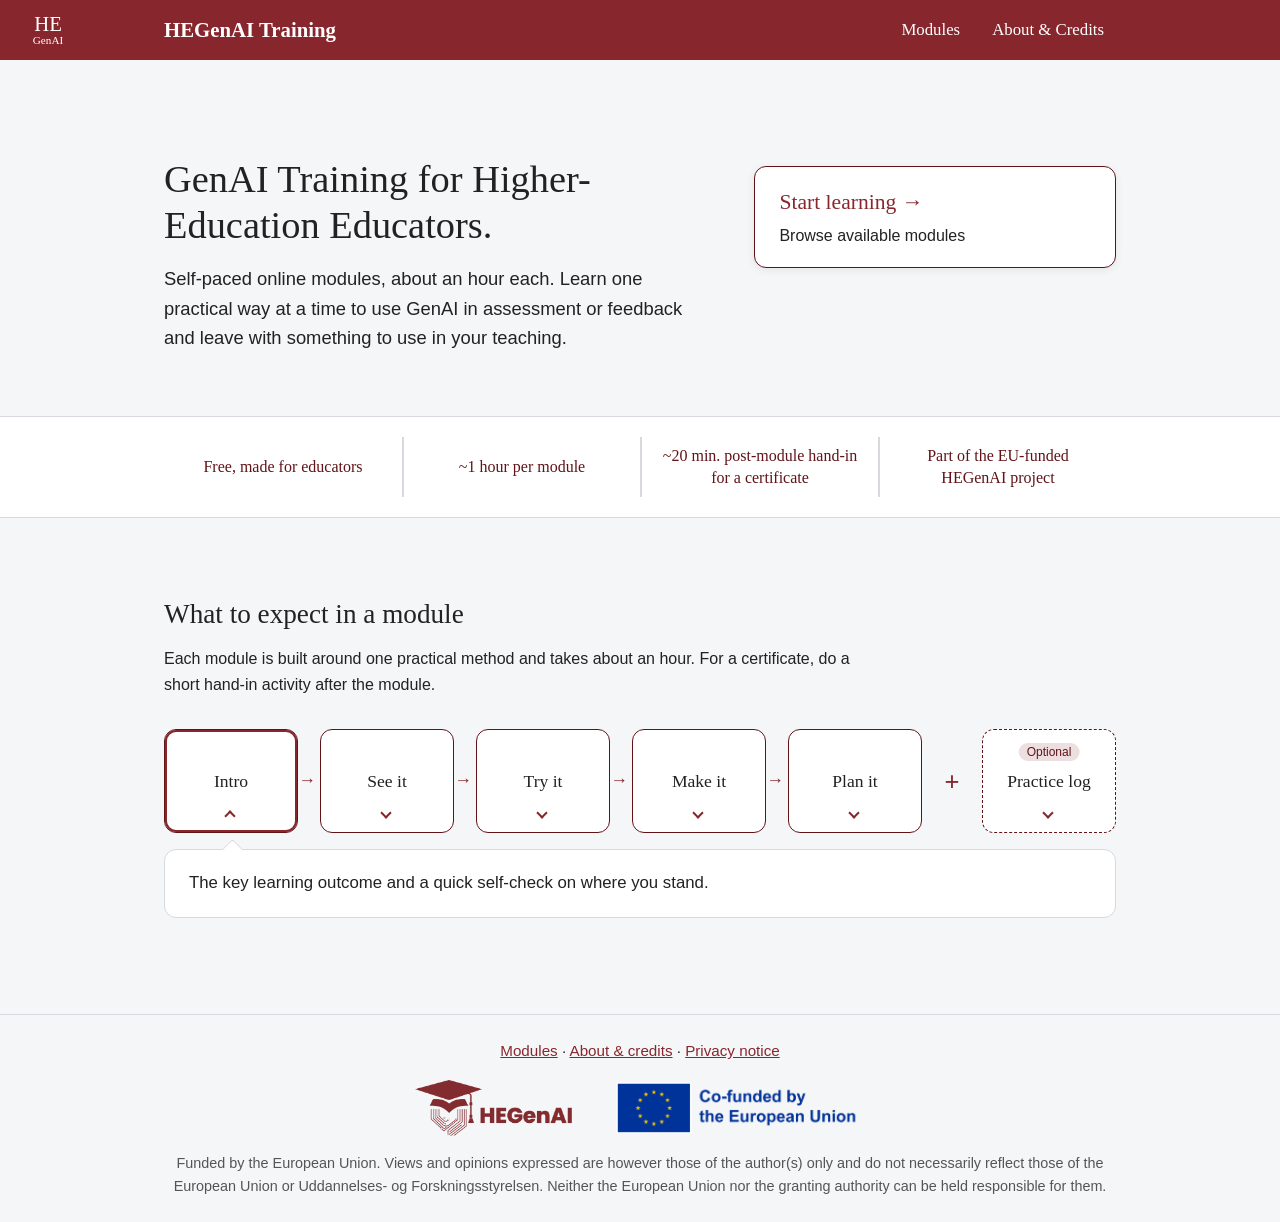
<file: index.html>
<!DOCTYPE html>
<html lang="en-GB">
<head>
    <meta charset="UTF-8">
    <meta name="viewport" content="width=device-width, initial-scale=1.0">

    <title>HEGenAI Training: GenAI in Higher Education Assessment &amp; Feedback</title>
    <meta name="description" content="A short, practical training for higher education educators on using generative AI in assessment and feedback.">
    <link rel="icon" type="image/svg+xml" href="assets/favicon.svg">

    <link rel="stylesheet" href="style.css">
</head>

<body>

    <a class="skip-link" href="#main">Skip to main content</a>

    <header class="site-header">
        <div class="site-header-inner">
            <a class="site-logo" href="index.html" aria-label="HEGenAI Training, home">
                <img src="assets/logo-w.svg" alt="">
                <span class="site-wordmark">HEGenAI Training</span>
            </a>
            <button type="button" class="menu-button" aria-expanded="false" aria-controls="site-nav" hidden>
                <span class="visually-hidden">Menu</span>
                <span class="menu-icon" aria-hidden="true"><span></span><span></span><span></span></span>
            </button>
            <nav class="site-nav" id="site-nav" aria-label="Main">
                <a href="modules.html">Modules</a>
                <a href="about.html">About &amp; Credits</a>
            </nav>
        </div>
    </header>

    <main id="main" class="home">

        <div class="site-container home-top">
            <section class="hero">
                <div class="hero-text">
                    <h1>GenAI Training for Higher-Education Educators.</h1>
                    <p class="hero-subline">Self-paced online modules, about an hour each. Learn one practical way at a time to use GenAI in assessment or feedback and leave with something to use in your teaching.</p>
                </div>

                <div class="start-tiles">
                    <a class="start-tile" href="modules.html">
                        <span class="start-tile-title">Start learning</span>
                        <span class="start-tile-text">Browse available modules</span>
                    </a>
                </div>
            </section>
        </div>

        <div class="fact-band">
            <ul class="fact-ribbon">
                <li>Free, made for educators</li>
                <li>~1 hour per module</li>
                <li><span>~20 min. <span class="no-break">post-module</span> <span class="no-break">hand-in</span> for a certificate</span></li>
                <li>Part of the EU-funded HEGenAI project</li>
            </ul>
        </div>

        <div class="site-container home-sections">
            <section class="section">
                <h2>What to expect in a module</h2>
                <p>Each module is built around one practical method and takes about an hour. For a certificate, do a short hand-in activity after the module.</p>

                <!-- Without JavaScript every panel is shown; home.js turns the cards into an accordion. -->
                <div class="block-flow">
                    <h3 class="block-card-heading">
                        <button type="button" class="block-card" id="block-card-intro" aria-expanded="true" aria-controls="block-panel-intro">
                            <span class="block-card-title">Intro</span>
                            <span class="block-card-chevron" aria-hidden="true"></span>
                        </button>
                    </h3>
                    <div class="block-panel" id="block-panel-intro" role="region" aria-labelledby="block-card-intro">
                        <p>The key learning outcome and a quick self-check on where you stand.</p>
                    </div>

                    <h3 class="block-card-heading">
                        <button type="button" class="block-card" id="block-card-see" aria-expanded="true" aria-controls="block-panel-see">
                            <span class="block-card-title">See it</span>
                            <span class="block-card-chevron" aria-hidden="true"></span>
                        </button>
                    </h3>
                    <div class="block-panel" id="block-panel-see" role="region" aria-labelledby="block-card-see">
                        <p>See the method used on one real example.</p>
                    </div>

                    <h3 class="block-card-heading">
                        <button type="button" class="block-card" id="block-card-try" aria-expanded="true" aria-controls="block-panel-try">
                            <span class="block-card-title">Try it</span>
                            <span class="block-card-chevron" aria-hidden="true"></span>
                        </button>
                    </h3>
                    <div class="block-panel" id="block-panel-try" role="region" aria-labelledby="block-card-try">
                        <p>Apply the method to your own material, using GenAI.</p>
                    </div>

                    <h3 class="block-card-heading">
                        <button type="button" class="block-card" id="block-card-make" aria-expanded="true" aria-controls="block-panel-make">
                            <span class="block-card-title">Make it</span>
                            <span class="block-card-chevron" aria-hidden="true"></span>
                        </button>
                    </h3>
                    <div class="block-panel" id="block-panel-make" role="region" aria-labelledby="block-card-make">
                        <p>Finish a tool you can use in your own assessment or feedback work.</p>
                    </div>

                    <h3 class="block-card-heading">
                        <button type="button" class="block-card" id="block-card-plan" aria-expanded="true" aria-controls="block-panel-plan">
                            <span class="block-card-title">Plan it</span>
                            <span class="block-card-chevron" aria-hidden="true"></span>
                        </button>
                    </h3>
                    <div class="block-panel" id="block-panel-plan" role="region" aria-labelledby="block-card-plan">
                        <p>Decide where it fits in your course, and when.</p>
                    </div>

                    <span class="block-flow-plus" aria-hidden="true">+</span>

                    <h3 class="block-card-heading block-card-heading-optional">
                        <button type="button" class="block-card block-card-optional" id="block-card-log" aria-expanded="true" aria-controls="block-panel-log">
                            <span class="optional-tag">Optional</span>
                            <span class="block-card-title">Practice log</span>
                            <span class="block-card-chevron" aria-hidden="true"></span>
                        </button>
                    </h3>
                    <div class="block-panel block-panel-optional" id="block-panel-log" role="region" aria-labelledby="block-card-log">
                        <p>Use what you made in practice, fill out the short practice log provided in the module, and hand it in for certification.</p>
                    </div>
                </div>
            </section>

        </div>

    </main>

    <footer class="site-footer">
        <p class="footer-links"><a href="modules.html">Modules</a> · <a href="about.html#credits">About &amp; credits</a> · <a href="privacy.html">Privacy notice</a></p>
        <div class="footer-logos">
            <img class="footer-logo" src="assets/HEGenAI-logo-text-red.png" alt="HEGenAI">
            <img class="footer-logo" src="assets/EU-emplem-co-founded.png" alt="Co-funded by the European Union">
        </div>
        <p class="funding-disclaimer">Funded by the European Union. Views and opinions expressed are however those of the author(s) only and do not necessarily reflect those of the European Union or Uddannelses- og Forskningsstyrelsen. Neither the European Union nor the granting authority can be held responsible for them.</p>
    </footer>

    <script src="site-header.js"></script>
    <script src="home.js"></script>
</body>
</html>
</file>
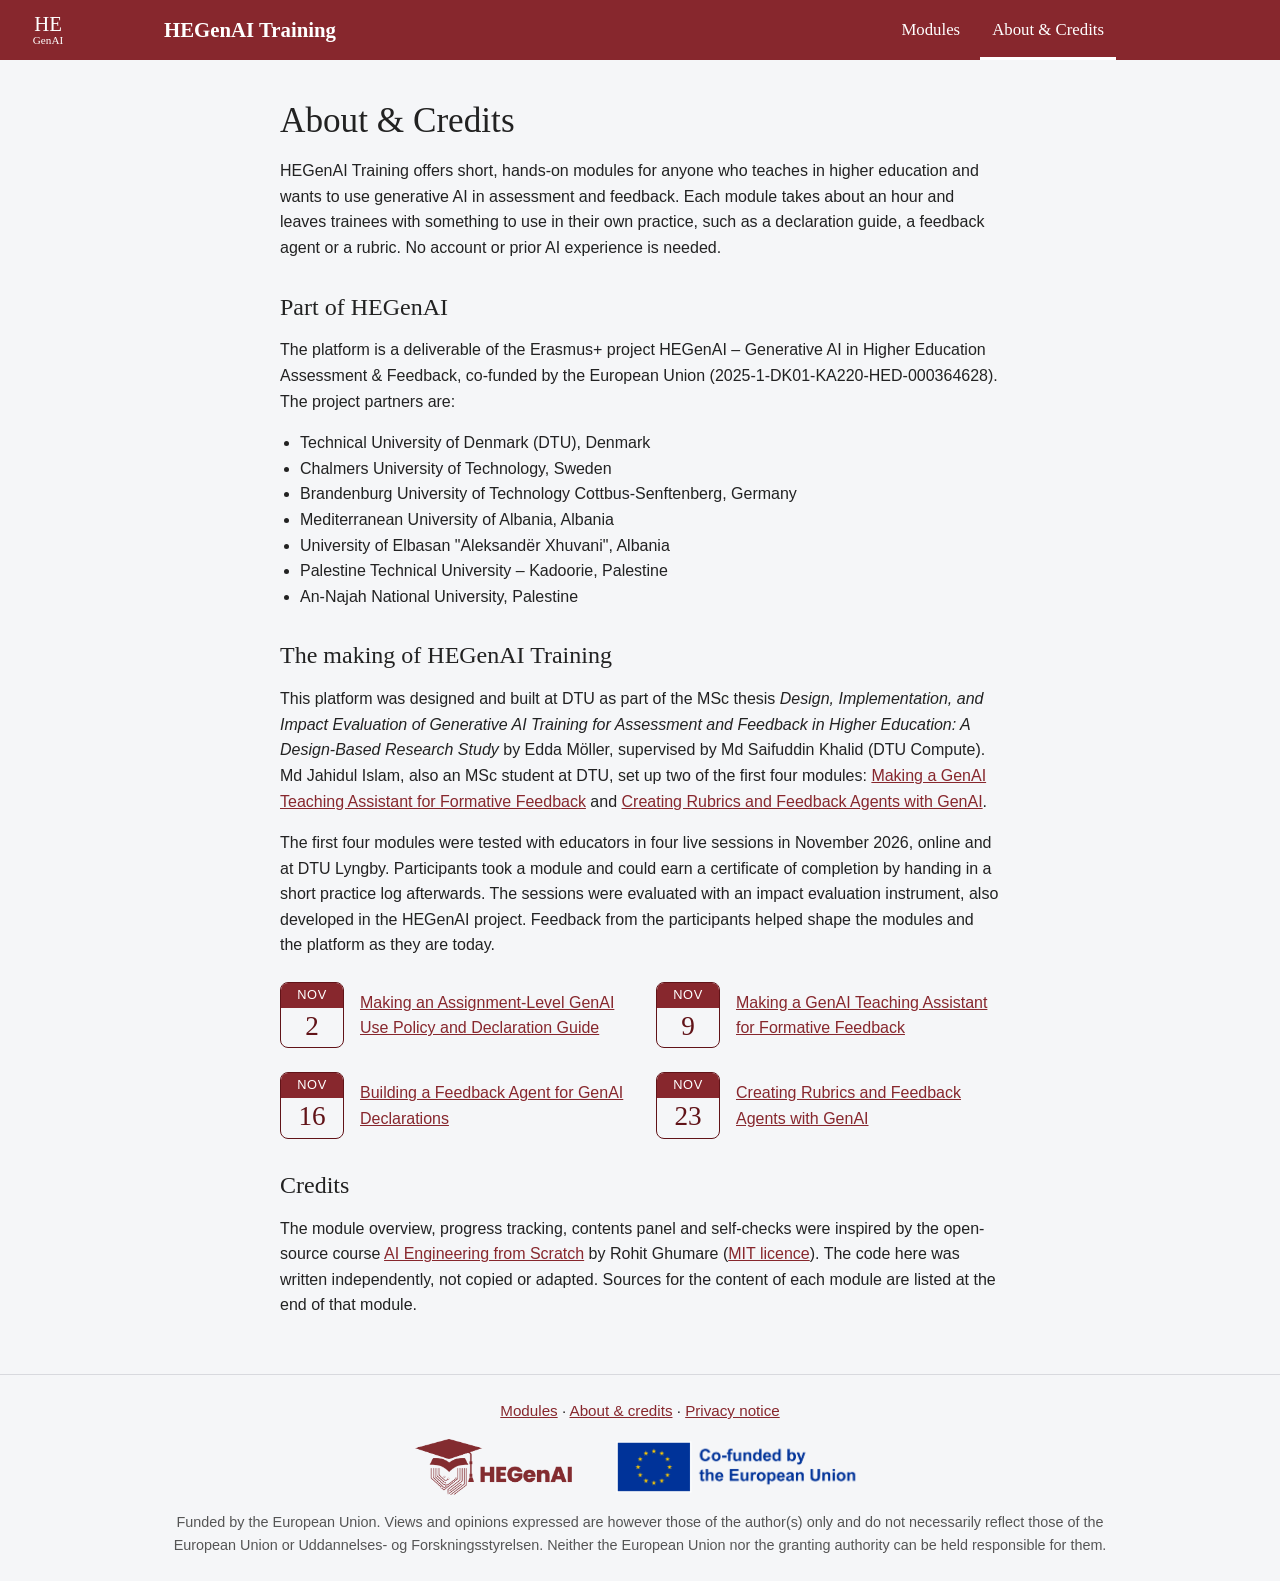
<file: about.html>
<!DOCTYPE html>
<html lang="en-GB">
<head>
    <meta charset="UTF-8">
    <meta name="viewport" content="width=device-width, initial-scale=1.0">

    <title>About &amp; Credits - HEGenAI Training: GenAI in Higher Education Assessment &amp; Feedback</title>
    <link rel="icon" type="image/svg+xml" href="assets/favicon.svg">

    <link rel="stylesheet" href="style.css">
</head>

<body>

    <a class="skip-link" href="#main">Skip to main content</a>

    <header class="site-header">
        <div class="site-header-inner">
            <a class="site-logo" href="index.html" aria-label="HEGenAI Training, home">
                <img src="assets/logo-w.svg" alt="">
                <span class="site-wordmark">HEGenAI Training</span>
            </a>
            <button type="button" class="menu-button" aria-expanded="false" aria-controls="site-nav" hidden>
                <span class="visually-hidden">Menu</span>
                <span class="menu-icon" aria-hidden="true"><span></span><span></span><span></span></span>
            </button>
            <nav class="site-nav" id="site-nav" aria-label="Main">
                <a href="modules.html">Modules</a>
                <a href="about.html" aria-current="page">About &amp; Credits</a>
            </nav>
        </div>
    </header>

    <main id="main" class="site-container">

        <article class="notice">
            <h1>About &amp; Credits</h1>

            <p>HEGenAI Training offers short, hands-on modules for anyone who teaches in higher education and wants to use generative AI in assessment and feedback. Each module takes about an hour and leaves trainees with something to use in their own practice, such as a declaration guide, a feedback agent or a rubric. No account or prior AI experience is needed.</p>

            <section id="hegenai">
                <h2>Part of HEGenAI</h2>

                <p>The platform is a deliverable of the Erasmus+ project HEGenAI – Generative AI in Higher Education Assessment &amp; Feedback, co-funded by the European Union (2025-1-DK01-KA220-HED-000364628). The project partners are:</p>

                <ul>
                    <li>Technical University of Denmark (DTU), Denmark</li>
                    <li>Chalmers University of Technology, Sweden</li>
                    <li>Brandenburg University of Technology Cottbus-Senftenberg, Germany</li>
                    <li>Mediterranean University of Albania, Albania</li>
                    <li>University of Elbasan "Aleksandër Xhuvani", Albania</li>
                    <li>Palestine Technical University – Kadoorie, Palestine</li>
                    <li>An-Najah National University, Palestine</li>
                </ul>
            </section>

            <section id="making">
                <h2>The making of HEGenAI Training</h2>

                <p>This platform was designed and built at DTU as part of the MSc thesis <em>Design, Implementation, and Impact Evaluation of Generative AI Training for Assessment and Feedback in Higher Education: A Design-Based Research Study</em> by Edda Möller, supervised by Md Saifuddin Khalid (DTU Compute). Md Jahidul Islam, also an MSc student at DTU, set up two of the first four modules: <a href="module.html?m=feedback-with-genai">Making a GenAI Teaching Assistant for Formative Feedback</a> and <a href="module.html?m=rubrics-with-genai">Creating Rubrics and Feedback Agents with GenAI</a>.</p>

                <p>The first four modules were tested with educators in four live sessions in November 2026, online and at DTU Lyngby. Participants took a module and could earn a certificate of completion by handing in a short practice log afterwards. The sessions were evaluated with an impact evaluation instrument, also developed in the HEGenAI project. Feedback from the participants helped shape the modules and the platform as they are today.</p>

                <ul class="session-list">
                    <li class="session-item">
                        <time class="session-date" datetime="2026-11-02"><span class="session-day">2</span> <span class="session-month">Nov</span></time>
                        <p class="session-title"><a href="module.html?m=declaring-genai-use">Making an Assignment-Level GenAI Use Policy and Declaration Guide</a></p>
                    </li>
                    <li class="session-item">
                        <time class="session-date" datetime="2026-11-09"><span class="session-day">9</span> <span class="session-month">Nov</span></time>
                        <p class="session-title"><a href="module.html?m=feedback-with-genai">Making a GenAI Teaching Assistant for Formative Feedback</a></p>
                    </li>
                    <li class="session-item">
                        <time class="session-date" datetime="2026-11-16"><span class="session-day">16</span> <span class="session-month">Nov</span></time>
                        <p class="session-title"><a href="module.html?m=feedback-genai-declarations">Building a Feedback Agent for GenAI Declarations</a></p>
                    </li>
                    <li class="session-item">
                        <time class="session-date" datetime="2026-11-23"><span class="session-day">23</span> <span class="session-month">Nov</span></time>
                        <p class="session-title"><a href="module.html?m=rubrics-with-genai">Creating Rubrics and Feedback Agents with GenAI</a></p>
                    </li>
                </ul>
            </section>

            <section id="credits">
                <h2>Credits</h2>

                <p>The module overview, progress tracking, contents panel and self-checks were inspired by the open-source course <a href="https://aiengineeringfromscratch.com" rel="noopener noreferrer">AI Engineering from Scratch</a> by Rohit Ghumare (<a href="https://github.com/rohitg00/ai-engineering-from-scratch/blob/main/LICENSE" rel="noopener noreferrer">MIT licence</a>). The code here was written independently, not copied or adapted. Sources for the content of each module are listed at the end of that module.</p>

                <!-- LICENCE (pending approval): Content © HEGenAI, licensed CC BY 4.0 unless stated otherwise. Code: MIT. -->
            </section>
        </article>

    </main>

    <footer class="site-footer">
        <p class="footer-links"><a href="modules.html">Modules</a> · <a href="about.html#credits">About &amp; credits</a> · <a href="privacy.html">Privacy notice</a></p>
        <div class="footer-logos">
            <img class="footer-logo" src="assets/HEGenAI-logo-text-red.png" alt="HEGenAI">
            <img class="footer-logo" src="assets/EU-emplem-co-founded.png" alt="Co-funded by the European Union">
        </div>
        <p class="funding-disclaimer">Funded by the European Union. Views and opinions expressed are however those of the author(s) only and do not necessarily reflect those of the European Union or Uddannelses- og Forskningsstyrelsen. Neither the European Union nor the granting authority can be held responsible for them.</p>
    </footer>

    <script src="site-header.js"></script>
</body>
</html>
</file>
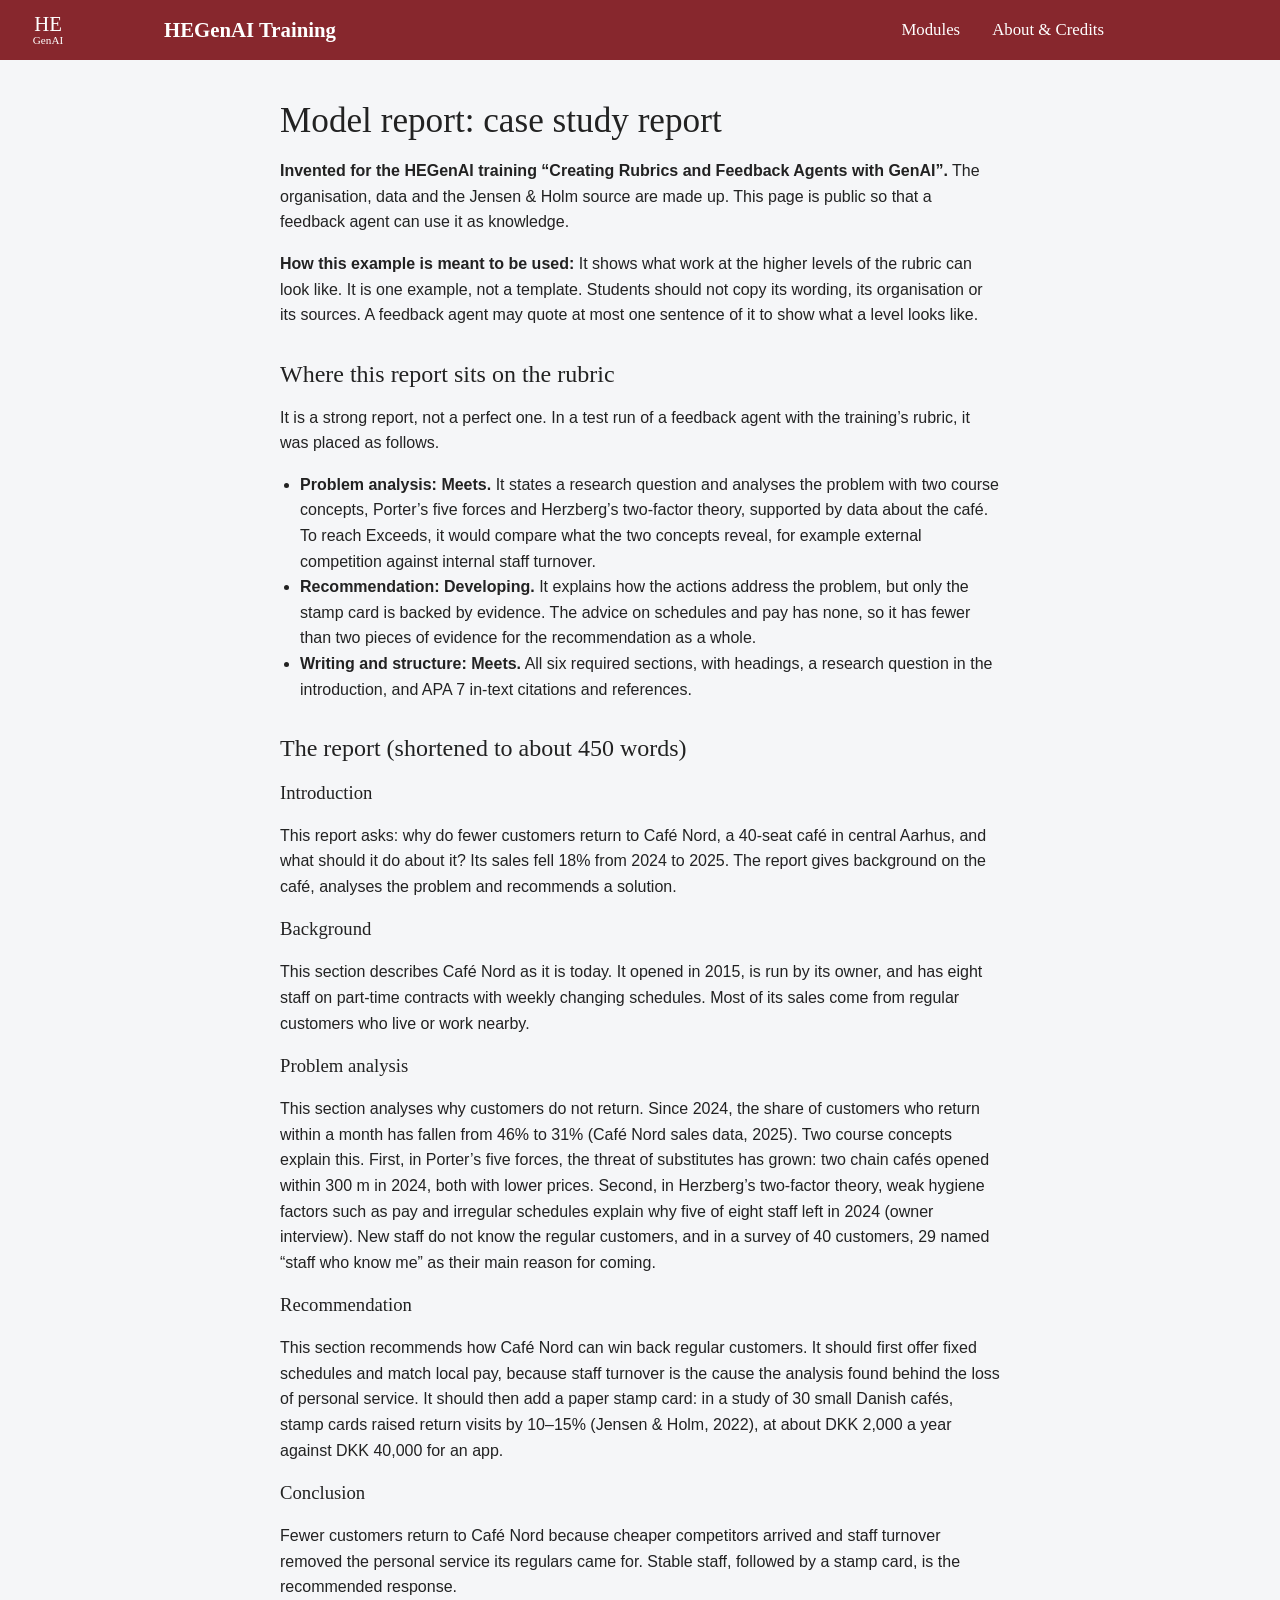
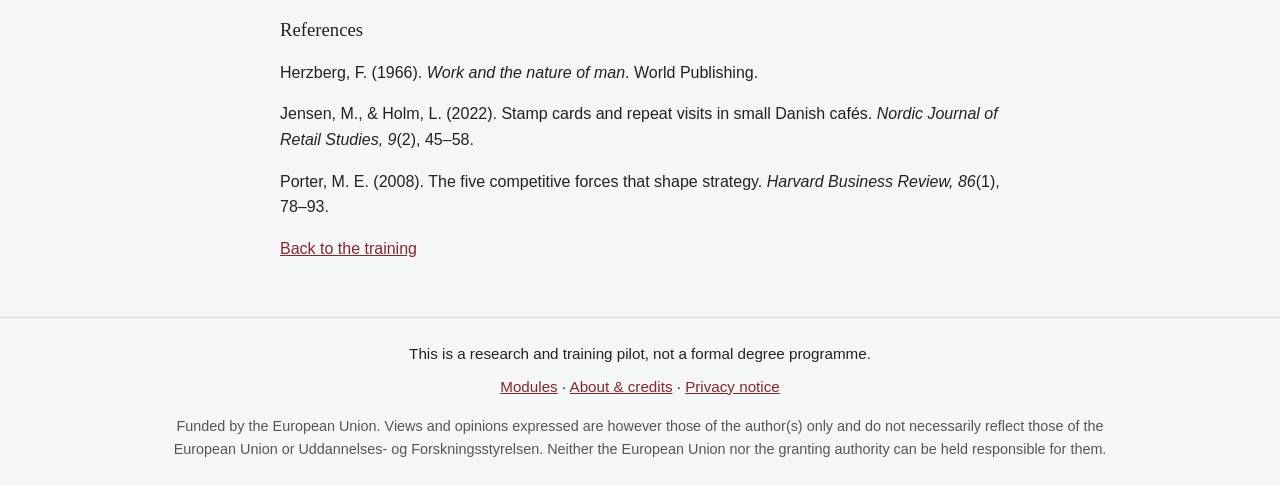
<file: module-4-model-report.html>
<!DOCTYPE html>
<html lang="en-GB">
<head>
    <meta charset="UTF-8">
    <meta name="viewport" content="width=device-width, initial-scale=1.0">

    <title>Model report: case study report - HEGenAI Training: GenAI in Higher Education Assessment &amp; Feedback</title>
    <link rel="icon" type="image/svg+xml" href="assets/favicon.svg">

    <link rel="stylesheet" href="style.css">
</head>

<body>

    <a class="skip-link" href="#main">Skip to main content</a>

    <header class="site-header">
        <div class="site-header-inner">
            <a class="site-logo" href="index.html" aria-label="HEGenAI Training, home">
                <img src="assets/logo-w.svg" alt="">
                <span class="site-wordmark">HEGenAI Training</span>
            </a>
            <button type="button" class="menu-button" aria-expanded="false" aria-controls="site-nav" hidden>
                <span class="visually-hidden">Menu</span>
                <span class="menu-icon" aria-hidden="true"><span></span><span></span><span></span></span>
            </button>
            <nav class="site-nav" id="site-nav" aria-label="Main">
                <a href="modules.html">Modules</a>
                <a href="about.html">About &amp; Credits</a>
            </nav>
        </div>
    </header>

    <main id="main" class="site-container">

        <article class="notice">
            <h1>Model report: case study report</h1>
            <p><strong>Invented for the HEGenAI training “Creating Rubrics and Feedback Agents with GenAI”.</strong> The organisation, data and the Jensen &amp; Holm source are made up. This page is public so that a feedback agent can use it as knowledge.</p>
            <p><strong>How this example is meant to be used:</strong> It shows what work at the higher levels of the rubric can look like. It is one example, not a template. Students should not copy its wording, its organisation or its sources. A feedback agent may quote at most one sentence of it to show what a level looks like.</p>

            <section>
                <h2>Where this report sits on the rubric</h2>
                <p>It is a strong report, not a perfect one. In a test run of a feedback agent with the training’s rubric, it was placed as follows.</p>
                <ul>
                    <li><strong>Problem analysis: Meets.</strong> It states a research question and analyses the problem with two course concepts, Porter&rsquo;s five forces and Herzberg&rsquo;s two-factor theory, supported by data about the caf&eacute;. To reach Exceeds, it would compare what the two concepts reveal, for example external competition against internal staff turnover.</li>
                    <li><strong>Recommendation: Developing.</strong> It explains how the actions address the problem, but only the stamp card is backed by evidence. The advice on schedules and pay has none, so it has fewer than two pieces of evidence for the recommendation as a whole.</li>
                    <li><strong>Writing and structure: Meets.</strong> All six required sections, with headings, a research question in the introduction, and APA 7 in-text citations and references.</li>
                </ul>
            </section>

            <section>
                <h2>The report (shortened to about 450 words)</h2>
                <h3>Introduction</h3>
                <p>This report asks: why do fewer customers return to Caf&eacute; Nord, a 40-seat caf&eacute; in central Aarhus, and what should it do about it? Its sales fell 18% from 2024 to 2025. The report gives background on the caf&eacute;, analyses the problem and recommends a solution.</p>
                <h3>Background</h3>
                <p>This section describes Caf&eacute; Nord as it is today. It opened in 2015, is run by its owner, and has eight staff on part-time contracts with weekly changing schedules. Most of its sales come from regular customers who live or work nearby.</p>
                <h3>Problem analysis</h3>
                <p>This section analyses why customers do not return. Since 2024, the share of customers who return within a month has fallen from 46% to 31% (Caf&eacute; Nord sales data, 2025). Two course concepts explain this. First, in Porter&rsquo;s five forces, the threat of substitutes has grown: two chain caf&eacute;s opened within 300 m in 2024, both with lower prices. Second, in Herzberg&rsquo;s two-factor theory, weak hygiene factors such as pay and irregular schedules explain why five of eight staff left in 2024 (owner interview). New staff do not know the regular customers, and in a survey of 40 customers, 29 named &ldquo;staff who know me&rdquo; as their main reason for coming.</p>
                <h3>Recommendation</h3>
                <p>This section recommends how Caf&eacute; Nord can win back regular customers. It should first offer fixed schedules and match local pay, because staff turnover is the cause the analysis found behind the loss of personal service. It should then add a paper stamp card: in a study of 30 small Danish caf&eacute;s, stamp cards raised return visits by 10&ndash;15% (Jensen &amp; Holm, 2022), at about DKK 2,000 a year against DKK 40,000 for an app.</p>
                <h3>Conclusion</h3>
                <p>Fewer customers return to Caf&eacute; Nord because cheaper competitors arrived and staff turnover removed the personal service its regulars came for. Stable staff, followed by a stamp card, is the recommended response.</p>
                <h3>References</h3>
                <p>Herzberg, F. (1966). <i>Work and the nature of man</i>. World Publishing.</p>
                <p>Jensen, M., &amp; Holm, L. (2022). Stamp cards and repeat visits in small Danish caf&eacute;s. <i>Nordic Journal of Retail Studies, 9</i>(2), 45&ndash;58.</p>
                <p>Porter, M. E. (2008). The five competitive forces that shape strategy. <i>Harvard Business Review, 86</i>(1), 78&ndash;93.</p>
            </section>

            <p><a href="module.html?m=rubrics-with-genai">Back to the training</a></p>
        </article>

    </main>

    <footer class="site-footer">
        <!-- EU emblem goes here once assets/eu-emblem.svg or assets/eu-emblem.png exists (official artwork, unmodified), e.g.:
        <img class="footer-emblem" src="assets/eu-emblem.svg" alt="Funded by the European Union">
        -->
        <p>This is a research and training pilot, not a formal degree programme.</p>
        <p class="footer-links"><a href="modules.html">Modules</a> · <a href="about.html#credits">About &amp; credits</a> · <a href="privacy.html">Privacy notice</a></p>
        <p class="funding-disclaimer">Funded by the European Union. Views and opinions expressed are however those of the author(s) only and do not necessarily reflect those of the European Union or Uddannelses- og Forskningsstyrelsen. Neither the European Union nor the granting authority can be held responsible for them.</p>
    </footer>

    <script src="site-header.js"></script>
</body>
</html>
</file>
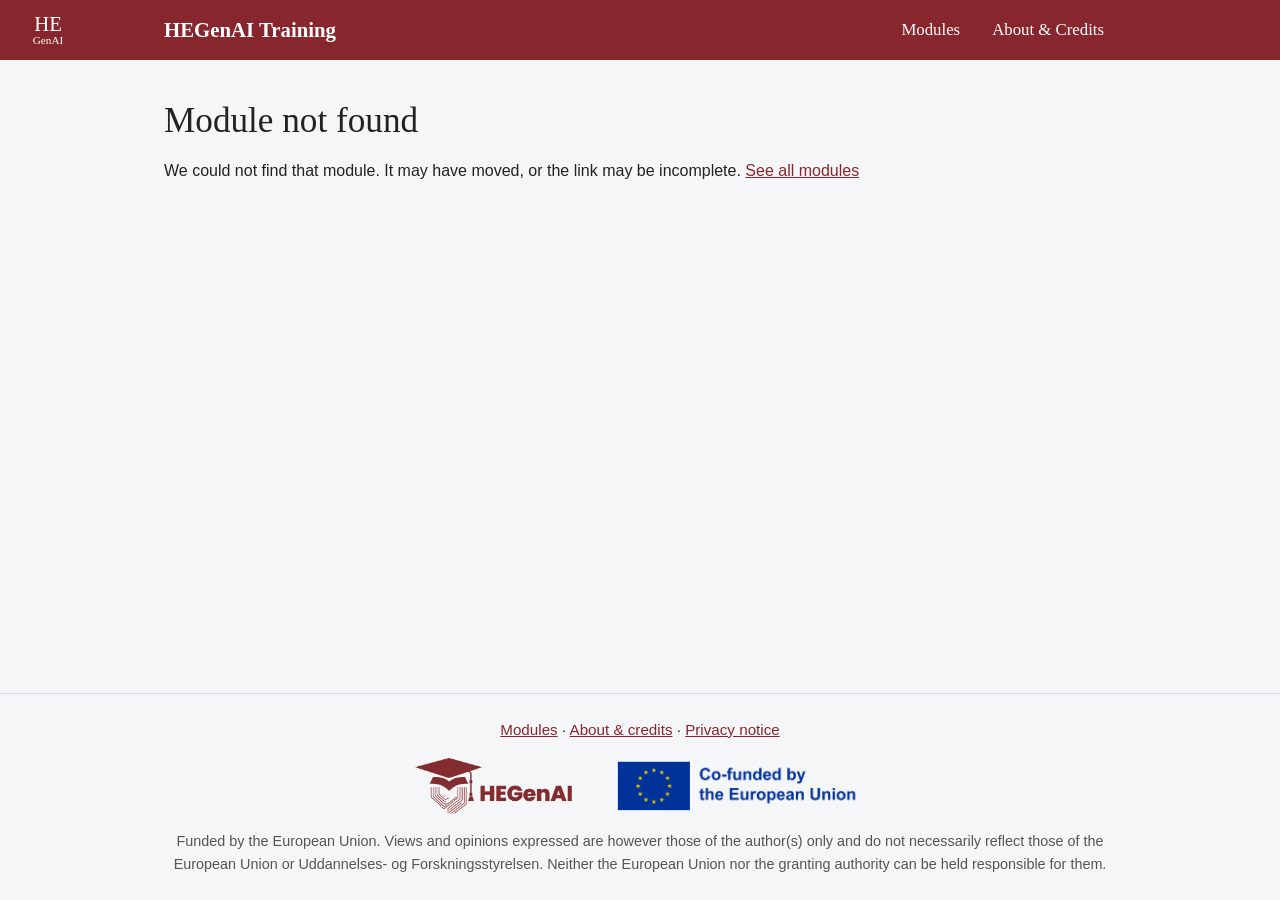
<file: module.html>
<!DOCTYPE html>
<html lang="en-GB">
<head>
    <meta charset="UTF-8">
    <meta name="viewport" content="width=device-width, initial-scale=1.0">

    <title>Module - HEGenAI Training: GenAI in Higher Education Assessment &amp; Feedback</title>
    <link rel="icon" type="image/svg+xml" href="assets/favicon.svg">

    <link rel="stylesheet" href="style.css">
</head>

<body>

    <a class="skip-link" href="#main">Skip to main content</a>

    <header class="site-header">
        <div class="site-header-inner">
            <a class="site-logo" href="index.html" aria-label="HEGenAI Training, home">
                <img src="assets/logo-w.svg" alt="">
                <span class="site-wordmark">HEGenAI Training</span>
            </a>
            <button type="button" class="menu-button" aria-expanded="false" aria-controls="site-nav" hidden>
                <span class="visually-hidden">Menu</span>
                <span class="menu-icon" aria-hidden="true"><span></span><span></span><span></span></span>
            </button>
            <nav class="site-nav" id="site-nav" aria-label="Main">
                <a href="modules.html">Modules</a>
                <a href="about.html">About &amp; Credits</a>
            </nav>
        </div>
    </header>

    <main id="main" class="site-container">

        <div id="module-page">
            <noscript>
                <h1 class="page-title">Module</h1>
                <p>This module page needs JavaScript to be shown. Please turn it on, or go back to the <a href="modules.html">list of modules</a>.</p>
            </noscript>
        </div>

    </main>

    <footer class="site-footer">
        <p class="footer-links"><a href="modules.html">Modules</a> · <a href="about.html#credits">About &amp; credits</a> · <a href="privacy.html">Privacy notice</a></p>
        <div class="footer-logos">
            <img class="footer-logo" src="assets/HEGenAI-logo-text-red.png" alt="HEGenAI">
            <img class="footer-logo" src="assets/EU-emplem-co-founded.png" alt="Co-funded by the European Union">
        </div>
        <p class="funding-disclaimer">Funded by the European Union. Views and opinions expressed are however those of the author(s) only and do not necessarily reflect those of the European Union or Uddannelses- og Forskningsstyrelsen. Neither the European Union nor the granting authority can be held responsible for them.</p>
    </footer>

    <script src="site-header.js"></script>
    <script src="modules/shared.js"></script>
    <script src="modules/module-1-declaring-genai-use.js"></script>
    <script src="modules/module-2-feedback-genai-declarations.js"></script>
    <script src="modules/module-3-feedback-with-genai.js"></script>
    <script src="modules/module-4-rubrics-with-genai.js"></script>
    <script src="modules/module-5-feedback-lit-course-instructors.js"></script>
    <script src="modules/module-6-assess-handwritten-exams.js"></script>
    <script src="progress.js"></script>
    <script src="resources.js"></script>
    <script src="video-popup.js"></script>
    <script src="quiz.js"></script>
    <script src="form.js"></script>
    <script src="make-it.js"></script>
    <script src="module.js"></script>
</body>
</html>
</file>
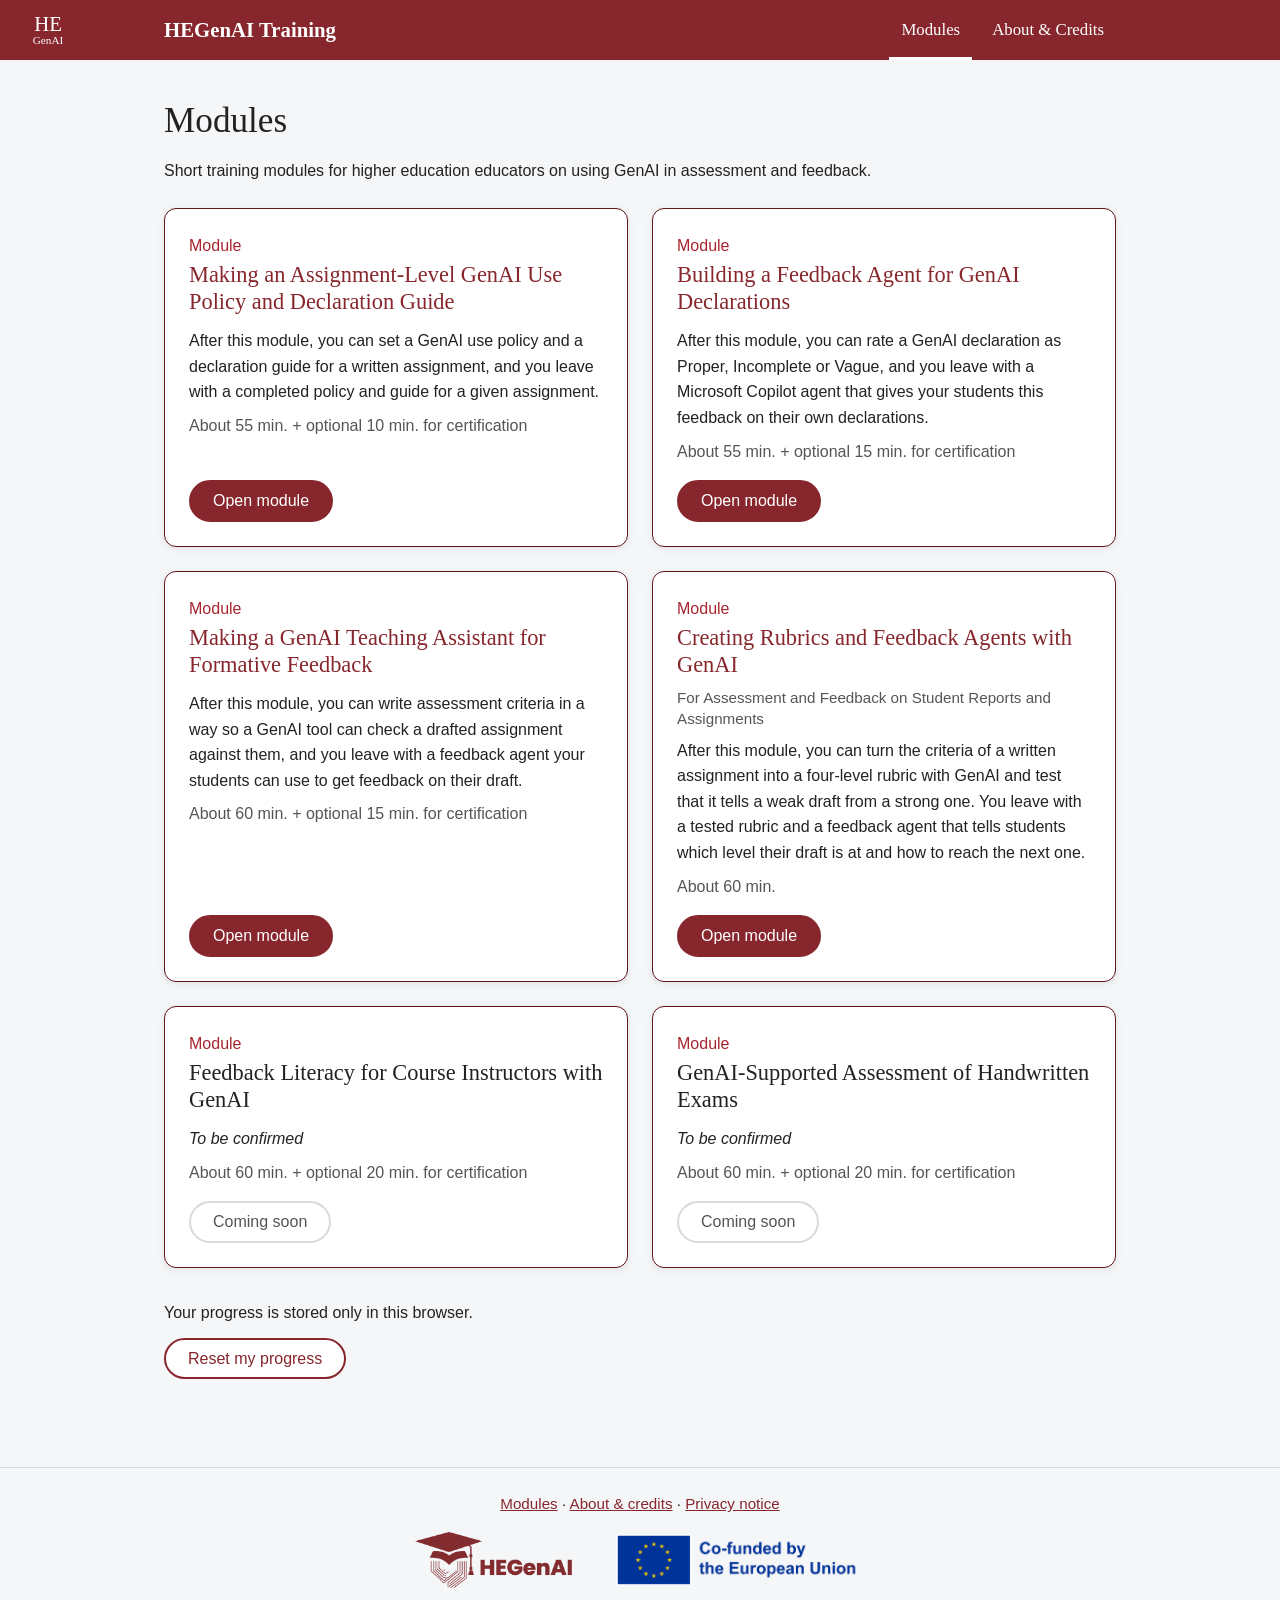
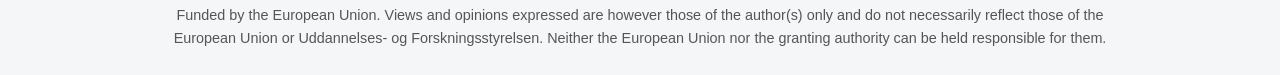
<file: modules.html>
<!DOCTYPE html>
<html lang="en-GB">
<head>
    <meta charset="UTF-8">
    <meta name="viewport" content="width=device-width, initial-scale=1.0">

    <title>Modules - HEGenAI Training: GenAI in Higher Education Assessment &amp; Feedback</title>
    <link rel="icon" type="image/svg+xml" href="assets/favicon.svg">

    <link rel="stylesheet" href="style.css">
</head>

<body>

    <a class="skip-link" href="#main">Skip to main content</a>

    <header class="site-header">
        <div class="site-header-inner">
            <a class="site-logo" href="index.html" aria-label="HEGenAI Training, home">
                <img src="assets/logo-w.svg" alt="">
                <span class="site-wordmark">HEGenAI Training</span>
            </a>
            <button type="button" class="menu-button" aria-expanded="false" aria-controls="site-nav" hidden>
                <span class="visually-hidden">Menu</span>
                <span class="menu-icon" aria-hidden="true"><span></span><span></span><span></span></span>
            </button>
            <nav class="site-nav" id="site-nav" aria-label="Main">
                <a href="modules.html" aria-current="page">Modules</a>
                <a href="about.html">About &amp; Credits</a>
            </nav>
        </div>
    </header>

    <main id="main" class="site-container">

        <section class="section">
            <h1 class="page-title">Modules</h1>
            <p>Short training modules for higher education educators on using GenAI in assessment and feedback.</p>

            <div id="module-list">
                <noscript><p>The list of modules needs JavaScript to be shown. Please turn it on for this page.</p></noscript>
            </div>

            <div class="progress-note" id="progress-note" hidden>
                <p>Your progress is stored only in this browser.</p>
                <button type="button" class="pill-button pill-button-secondary" id="reset-button">Reset my progress</button>
                <div class="reset-confirm" id="reset-confirm" hidden>
                    <p>Remove all your progress from this browser? This cannot be undone.</p>
                    <button type="button" class="pill-button" id="reset-yes">Yes, reset</button>
                    <button type="button" class="pill-button pill-button-secondary" id="reset-cancel">Cancel</button>
                </div>
                <p class="reset-status" id="reset-status" role="status"></p>
            </div>
        </section>

    </main>

    <footer class="site-footer">
        <p class="footer-links"><a href="modules.html">Modules</a> · <a href="about.html#credits">About &amp; credits</a> · <a href="privacy.html">Privacy notice</a></p>
        <div class="footer-logos">
            <img class="footer-logo" src="assets/HEGenAI-logo-text-red.png" alt="HEGenAI">
            <img class="footer-logo" src="assets/EU-emplem-co-founded.png" alt="Co-funded by the European Union">
        </div>
        <p class="funding-disclaimer">Funded by the European Union. Views and opinions expressed are however those of the author(s) only and do not necessarily reflect those of the European Union or Uddannelses- og Forskningsstyrelsen. Neither the European Union nor the granting authority can be held responsible for them.</p>
    </footer>

    <script src="site-header.js"></script>
    <script src="modules/shared.js"></script>
    <script src="modules/module-1-declaring-genai-use.js"></script>
    <script src="modules/module-2-feedback-genai-declarations.js"></script>
    <script src="modules/module-3-feedback-with-genai.js"></script>
    <script src="modules/module-4-rubrics-with-genai.js"></script>
    <script src="modules/module-5-feedback-lit-course-instructors.js"></script>
    <script src="modules/module-6-assess-handwritten-exams.js"></script>
    <script src="progress.js"></script>
    <script src="modules.js"></script>
</body>
</html>
</file>
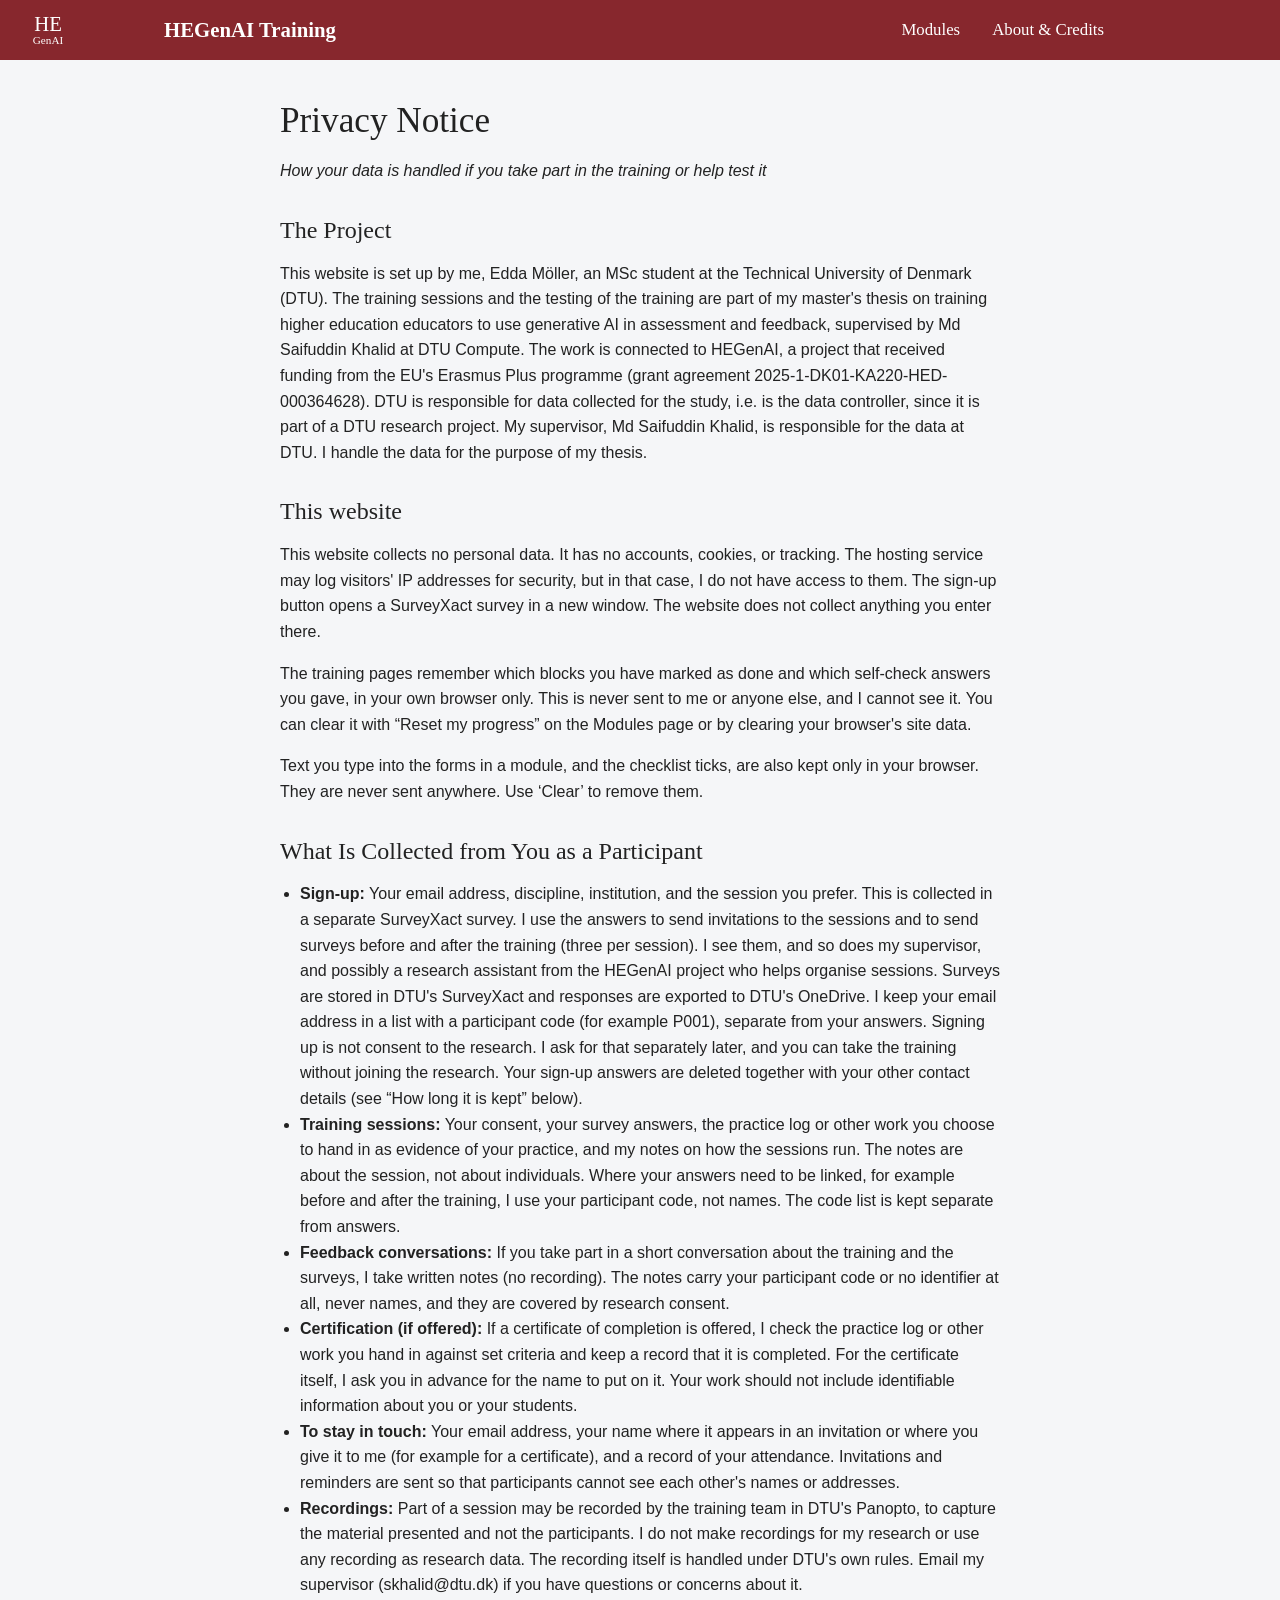
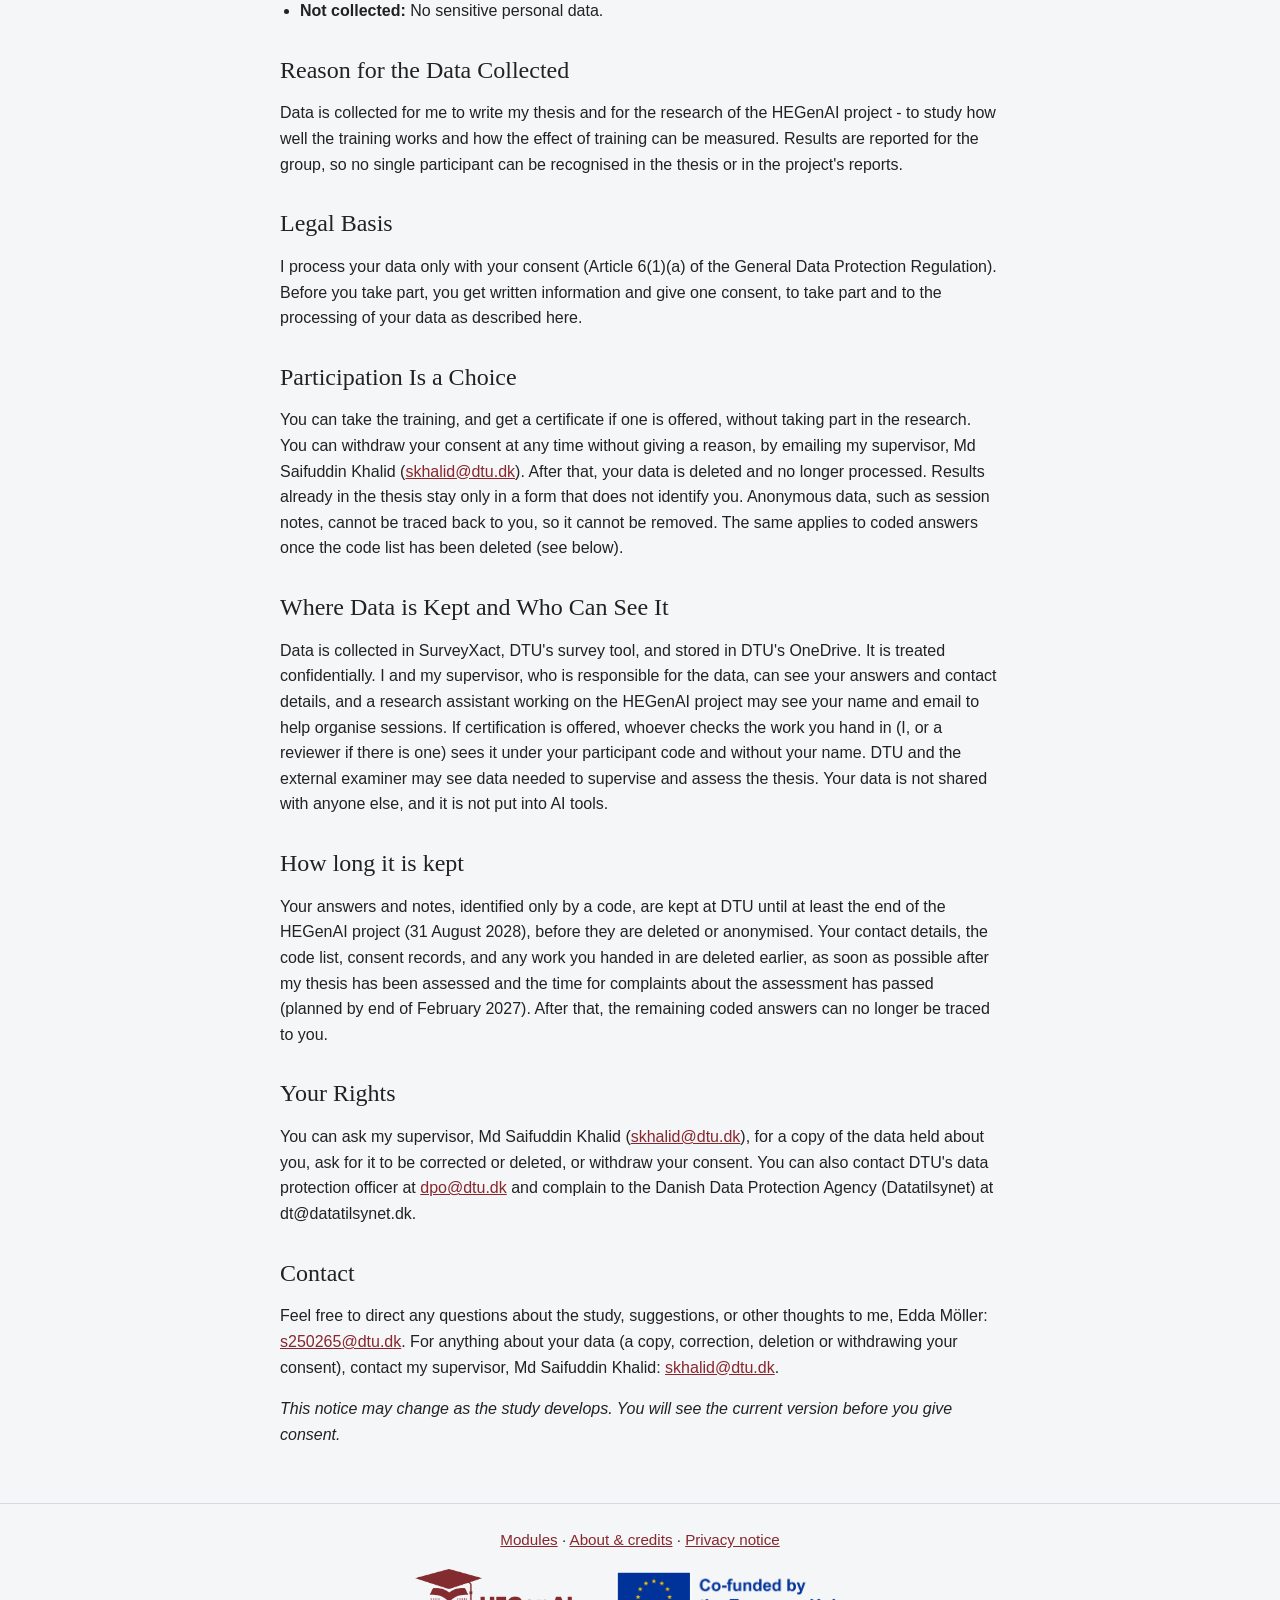
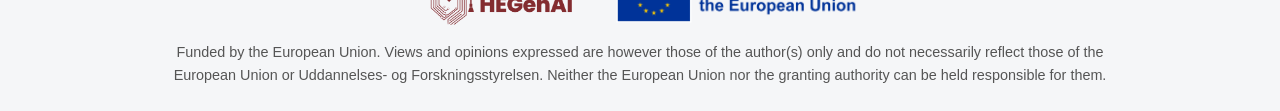
<file: privacy.html>
<!DOCTYPE html>
<html lang="en-GB">
<head>
    <meta charset="UTF-8">
    <meta name="viewport" content="width=device-width, initial-scale=1.0">

    <title>Privacy Notice - HEGenAI Training: GenAI in Higher Education Assessment &amp; Feedback</title>
    <link rel="icon" type="image/svg+xml" href="assets/favicon.svg">

    <link rel="stylesheet" href="style.css">
</head>

<body>

    <a class="skip-link" href="#main">Skip to main content</a>

    <header class="site-header">
        <div class="site-header-inner">
            <a class="site-logo" href="index.html" aria-label="HEGenAI Training, home">
                <img src="assets/logo-w.svg" alt="">
                <span class="site-wordmark">HEGenAI Training</span>
            </a>
            <button type="button" class="menu-button" aria-expanded="false" aria-controls="site-nav" hidden>
                <span class="visually-hidden">Menu</span>
                <span class="menu-icon" aria-hidden="true"><span></span><span></span><span></span></span>
            </button>
            <nav class="site-nav" id="site-nav" aria-label="Main">
                <a href="modules.html">Modules</a>
                <a href="about.html">About &amp; Credits</a>
            </nav>
        </div>
    </header>

    <main id="main" class="site-container">

        <article class="notice">
            <h1>Privacy Notice</h1>

            <p><em>How your data is handled if you take part in the training or help test it</em></p>

            <h2>The Project</h2>

            <p>This website is set up by me, Edda Möller, an MSc student at the Technical University of Denmark (DTU). The training sessions and the testing of the training are part of my master's thesis on training higher education educators to use generative AI in assessment and feedback, supervised by Md Saifuddin Khalid at DTU Compute. The work is connected to HEGenAI, a project that received funding from the EU's Erasmus Plus programme (grant agreement 2025-1-DK01-KA220-HED-000364628). DTU is responsible for data collected for the study, i.e. is the data controller, since it is part of a DTU research project. My supervisor, Md Saifuddin Khalid, is responsible for the data at DTU. I handle the data for the purpose of my thesis.</p>

            <h2>This website</h2>

            <p>This website collects no personal data. It has no accounts, cookies, or tracking. The hosting service may log visitors' IP addresses for security, but in that case, I do not have access to them. The sign-up button opens a SurveyXact survey in a new window. The website does not collect anything you enter there.</p>

            <p>The training pages remember which blocks you have marked as done and which self-check answers you gave, in your own browser only. This is never sent to me or anyone else, and I cannot see it. You can clear it with &ldquo;Reset my progress&rdquo; on the Modules page or by clearing your browser's site data.</p>

            <p>Text you type into the forms in a module, and the checklist ticks, are also kept only in your browser. They are never sent anywhere. Use &lsquo;Clear&rsquo; to remove them.</p>

            <h2>What Is Collected from You as a Participant</h2>

            <ul>
                <li><strong>Sign-up:</strong> Your email address, discipline, institution, and the session you prefer. This is collected in a separate SurveyXact survey. I use the answers to send invitations to the sessions and to send surveys before and after the training (three per session). I see them, and so does my supervisor, and possibly a research assistant from the HEGenAI project who helps organise sessions. Surveys are stored in DTU's SurveyXact and responses are exported to DTU's OneDrive. I keep your email address in a list with a participant code (for example P001), separate from your answers. Signing up is not consent to the research. I ask for that separately later, and you can take the training without joining the research. Your sign-up answers are deleted together with your other contact details (see &ldquo;How long it is kept&rdquo; below).</li>
                <li><strong>Training sessions:</strong> Your consent, your survey answers, the practice log or other work you choose to hand in as evidence of your practice, and my notes on how the sessions run. The notes are about the session, not about individuals. Where your answers need to be linked, for example before and after the training, I use your participant code, not names. The code list is kept separate from answers.</li>
                <li><strong>Feedback conversations:</strong> If you take part in a short conversation about the training and the surveys, I take written notes (no recording). The notes carry your participant code or no identifier at all, never names, and they are covered by research consent.</li>
                <li><strong>Certification (if offered):</strong> If a certificate of completion is offered, I check the practice log or other work you hand in against set criteria and keep a record that it is completed. For the certificate itself, I ask you in advance for the name to put on it. Your work should not include identifiable information about you or your students.</li>
                <li><strong>To stay in touch:</strong> Your email address, your name where it appears in an invitation or where you give it to me (for example for a certificate), and a record of your attendance. Invitations and reminders are sent so that participants cannot see each other's names or addresses.</li>
                <li><strong>Recordings:</strong> Part of a session may be recorded by the training team in DTU's Panopto, to capture the material presented and not the participants. I do not make recordings for my research or use any recording as research data. The recording itself is handled under DTU's own rules. Email my supervisor (skhalid@dtu.dk) if you have questions or concerns about it.</li>
                <li><strong>Not collected:</strong> No sensitive personal data.</li>
            </ul>

            <h2>Reason for the Data Collected</h2>

            <p>Data is collected for me to write my thesis and for the research of the HEGenAI project - to study how well the training works and how the effect of training can be measured. Results are reported for the group, so no single participant can be recognised in the thesis or in the project's reports.</p>

            <h2>Legal Basis</h2>

            <p>I process your data only with your consent (Article 6(1)(a) of the General Data Protection Regulation). Before you take part, you get written information and give one consent, to take part and to the processing of your data as described here.</p>

            <h2>Participation Is a Choice</h2>

            <p>You can take the training, and get a certificate if one is offered, without taking part in the research. You can withdraw your consent at any time without giving a reason, by emailing my supervisor, Md Saifuddin Khalid (<a href="mailto:skhalid@dtu.dk">skhalid@dtu.dk</a>). After that, your data is deleted and no longer processed. Results already in the thesis stay only in a form that does not identify you. Anonymous data, such as session notes, cannot be traced back to you, so it cannot be removed. The same applies to coded answers once the code list has been deleted (see below).</p>

            <h2>Where Data is Kept and Who Can See It</h2>

            <p>Data is collected in SurveyXact, DTU's survey tool, and stored in DTU's OneDrive. It is treated confidentially. I and my supervisor, who is responsible for the data, can see your answers and contact details, and a research assistant working on the HEGenAI project may see your name and email to help organise sessions. If certification is offered, whoever checks the work you hand in (I, or a reviewer if there is one) sees it under your participant code and without your name. DTU and the external examiner may see data needed to supervise and assess the thesis. Your data is not shared with anyone else, and it is not put into AI tools.</p>

            <h2>How long it is kept</h2>

            <p>Your answers and notes, identified only by a code, are kept at DTU until at least the end of the HEGenAI project (31 August 2028), before they are deleted or anonymised. Your contact details, the code list, consent records, and any work you handed in are deleted earlier, as soon as possible after my thesis has been assessed and the time for complaints about the assessment has passed (planned by end of February 2027). After that, the remaining coded answers can no longer be traced to you.</p>

            <h2>Your Rights</h2>

            <p>You can ask my supervisor, Md Saifuddin Khalid (<a href="mailto:skhalid@dtu.dk">skhalid@dtu.dk</a>), for a copy of the data held about you, ask for it to be corrected or deleted, or withdraw your consent. You can also contact DTU's data protection officer at <a href="mailto:dpo@dtu.dk">dpo@dtu.dk</a> and complain to the Danish Data Protection Agency (Datatilsynet) at dt@datatilsynet.dk.</p>

            <h2>Contact</h2>

            <p>Feel free to direct any questions about the study, suggestions, or other thoughts to me, Edda Möller: <a href="mailto:s250265@dtu.dk">s250265@dtu.dk</a>. For anything about your data (a copy, correction, deletion or withdrawing your consent), contact my supervisor, Md Saifuddin Khalid: <a href="mailto:skhalid@dtu.dk">skhalid@dtu.dk</a>.</p>

            <p><em>This notice may change as the study develops. You will see the current version before you give consent.</em></p>
        </article>

    </main>

    <footer class="site-footer">
        <p class="footer-links"><a href="modules.html">Modules</a> · <a href="about.html#credits">About &amp; credits</a> · <a href="privacy.html">Privacy notice</a></p>
        <div class="footer-logos">
            <img class="footer-logo" src="assets/HEGenAI-logo-text-red.png" alt="HEGenAI">
            <img class="footer-logo" src="assets/EU-emplem-co-founded.png" alt="Co-funded by the European Union">
        </div>
        <p class="funding-disclaimer">Funded by the European Union. Views and opinions expressed are however those of the author(s) only and do not necessarily reflect those of the European Union or Uddannelses- og Forskningsstyrelsen. Neither the European Union nor the granting authority can be held responsible for them.</p>
    </footer>

    <script src="site-header.js"></script>
</body>
</html>
</file>
<file: style.css>
:root {
    --primary: #87272d;
    --primary-dark: #611318;
    --date-text: #a8262f; /* a touch brighter than --primary so dates stand out */
    --primary-tint: #eddfe0; /* light wash of --primary for hover states and bar tracks */
    --page-background: #f5f6f8;
    --correct-bg: #e7f2dc;
    --correct-line: #4a7c3a;
    --correct-text: #2f6a2c;
    --correct-tint: #d3e6c0;
    --text: #222;
    --text-muted: #555;
    --line: #d8d9de;
    --header-height: 60px;
    --resource-panel-width: 400px;
}

* {
    box-sizing: border-box;
}

body {
    margin: 0;
    min-height: 100vh;
    display: flex;
    flex-direction: column;
    font-family: Arial, sans-serif;
    font-weight: 300;
    line-height: 1.6;
    background-color: var(--page-background);
    color: var(--text);
}

.site-container {
    flex: 1 0 auto;
    width: 100%;
    max-width: 1000px;
    margin: 0 auto;
    padding: 40px 24px;
}

a {
    color: var(--primary);
}

a:hover {
    text-decoration: underline;
}

a:focus-visible,
button:focus-visible {
    outline: 3px solid var(--primary);
    outline-offset: 2px;
}

h1,
h2,
h3 {
    font-family: Georgia, serif;
    font-weight: 400;
    line-height: 1.2;
}

[hidden] {
    display: none !important;
}

.visually-hidden {
    position: absolute;
    width: 1px;
    height: 1px;
    margin: -1px;
    padding: 0;
    overflow: hidden;
    clip: rect(0 0 0 0);
    white-space: nowrap;
    border: 0;
}

@media (prefers-reduced-motion: no-preference) {

    html {
        scroll-behavior: smooth;
    }
}

/* Keeps linked-to headings clear of the sticky header. */
html {
    scroll-padding-top: calc(var(--header-height) + 16px);
}

/* Off screen until it receives keyboard focus. */
.skip-link {
    position: absolute;
    z-index: 20;
    top: 8px;
    left: 8px;
    padding: 8px 20px;
    border-radius: 999px;
    background-color: white;
    color: var(--primary);
    font-weight: 400;
    text-decoration: none;
    transform: translateY(-200%);
}

.skip-link:focus {
    transform: none;
}

.skip-link:focus-visible {
    outline-color: white;
}


.site-header {
    --logo-size: 48px;
    --logo-left: 24px;
    position: sticky;
    top: 0;
    z-index: 10;
    background-color: var(--primary);
}

/* The wordmark lines up with the page content below (max 1000px wide with
   24px padding), but never closer to the logo than 12px. */
.site-header-inner {
    display: flex;
    flex-wrap: wrap; /* without JavaScript the nav drops to a second line on narrow screens */
    align-items: center;
    gap: 0 16px;
    min-height: var(--header-height);
    padding-right: max(24px, calc((100% - 1000px) / 2 + 24px));
    padding-left: max(calc(var(--logo-left) + var(--logo-size) + 12px), calc((100% - 1000px) / 2 + 24px));
}

.site-logo {
    color: white;
    text-decoration: none;
}

.site-logo:hover {
    text-decoration: none;
}

.site-logo:focus-visible {
    outline-color: white;
}

/* At the far left of the header, outside the content width. */
.site-logo img {
    position: absolute;
    top: 50%;
    left: var(--logo-left);
    display: block;
    width: var(--logo-size);
    height: var(--logo-size);
    transform: translateY(-50%);
}

.site-wordmark {
    font-family: Georgia, serif;
    font-size: 1.3rem;
    font-weight: 700;
    white-space: nowrap;
}

.site-nav {
    display: flex;
    align-self: stretch;
    gap: 8px;
    margin-left: auto;
}

/* Top and bottom borders of equal width keep the text centred
   while the bottom one marks the current page. */
.site-nav a {
    display: flex;
    align-items: center;
    min-height: 44px;
    padding: 0 12px;
    border-top: 3px solid transparent;
    border-bottom: 3px solid transparent;
    font-family: Georgia, serif;
    font-size: 1.05rem;
    color: white;
    text-decoration: none;
}

/* A light thickening of the strokes; unlike bold it does not change the link's width. */
.site-nav a:hover {
    text-shadow: 0.4px 0 0 currentColor, -0.4px 0 0 currentColor;
}

.site-nav a[aria-current="page"] {
    border-bottom-color: white;
}

.site-nav a:focus-visible {
    outline-color: white;
    outline-offset: -3px;
}

/* Shown by site-header.js on narrow screens only. */
.menu-button {
    display: none;
}

.menu-button:focus-visible {
    outline-color: white;
}

.menu-icon {
    position: relative;
    display: block;
    width: 24px;
    height: 18px;
}

.menu-icon span {
    position: absolute;
    left: 0;
    width: 100%;
    height: 2px;
    border-radius: 2px;
    background-color: white;
    transition: transform 0.2s ease, opacity 0.2s ease;
}

.menu-icon span:nth-child(1) {
    top: 0;
}

.menu-icon span:nth-child(2) {
    top: 8px;
}

.menu-icon span:nth-child(3) {
    top: 16px;
}

.menu-button[aria-expanded="true"] .menu-icon span:nth-child(1) {
    transform: translateY(8px) rotate(45deg);
}

.menu-button[aria-expanded="true"] .menu-icon span:nth-child(2) {
    opacity: 0;
}

.menu-button[aria-expanded="true"] .menu-icon span:nth-child(3) {
    transform: translateY(-8px) rotate(-45deg);
}

/* Keep in step with the breakpoint in site-header.js. */
@media (max-width: 720px) {

    :root {
        --header-height: 52px;
    }

    .site-header {
        --logo-size: 40px;
        --logo-left: 16px;
    }

    .site-header-inner {
        gap: 0 8px;
        padding-right: 16px;
        padding-left: calc(var(--logo-left) + var(--logo-size) + 10px);
    }

    .site-wordmark {
        font-size: 1.15rem;
    }

    .site-nav {
        gap: 0;
    }

    /* Slides up out of view while scrolling down; site-header.js sets the class. */
    .site-header {
        transition: transform 0.3s ease;
    }

    .site-header.is-hidden {
        transform: translateY(-100%);
    }

    .site-header.has-menu .menu-button {
        display: flex;
        align-items: center;
        justify-content: center;
        width: 44px;
        height: 44px;
        margin-left: auto;
        padding: 0;
        border: 0;
        border-radius: 8px;
        background: none;
        cursor: pointer;
    }

    .site-header.has-menu .menu-button:hover {
        background-color: var(--primary-dark);
    }

    /* The open menu drops down below the header, over the page. */
    .site-header.has-menu .site-nav {
        display: none;
        position: absolute;
        top: 100%;
        left: 0;
        right: 0;
        flex-direction: column;
        margin: 0;
        border-top: 1px solid rgba(255, 255, 255, 0.4);
        background-color: var(--primary);
        box-shadow: 0 6px 12px rgba(0, 0, 0, 0.2);
    }

    .site-header.has-menu .site-nav.is-open {
        display: flex;
    }

    .site-header.has-menu .site-nav a {
        min-height: 48px;
        padding: 8px 24px;
        border: 0;
        border-left: 4px solid transparent;
    }

    .site-header.has-menu .site-nav a + a {
        border-top: 1px solid rgba(255, 255, 255, 0.25);
    }

    .site-header.has-menu .site-nav a:hover {
        background-color: var(--primary-dark);
    }

    .site-header.has-menu .site-nav a[aria-current="page"] {
        border-left-color: white;
        background-color: var(--primary-dark);
    }
}


/* Slim pill, used for the sign-up link. */
.pill-button {
    display: inline-block;
    padding: 6px 22px;
    border: 2px solid var(--primary);
    border-radius: 999px;
    background-color: var(--primary);
    color: white;
    font-family: inherit;
    font-size: 1rem;
    font-weight: 400;
    line-height: inherit;
    text-decoration: none;
    cursor: pointer;
    transition: background-color 0.15s ease, color 0.15s ease, box-shadow 0.15s ease, transform 0.15s ease;
}

/* Red buttons get a white line just inside the red edge on hover. */
.pill-button:hover {
    box-shadow: inset 0 0 0 2px white;
    color: white;
    text-decoration: none;
    transform: translateY(-2px);
}

.pill-button:focus-visible {
    outline-offset: 3px;
}

/* Pressed: blank pill with a red outline and red text. */
.pill-button:active {
    border-color: var(--primary);
    background-color: white;
    box-shadow: none;
    color: var(--primary);
    transform: none;
}

/* Outlined pill for actions that should not stand out as much. */
.pill-button-secondary {
    background-color: white;
    color: var(--primary);
}

.pill-button-secondary:hover,
.pill-button-secondary:active {
    border-color: var(--primary-dark);
    background-color: var(--primary-tint);
    box-shadow: none;
    color: var(--primary-dark);
}
/* A button that is not connected yet. */
.pill-button:disabled,
.pill-button:disabled:hover {
    border-color: #767676;
    background-color: white;
    box-shadow: none;
    color: #595959;
    cursor: not-allowed;
    transform: none;
}


/* Landing page: main holds full-width bands, so it takes over the sticky-footer
   role of .site-container, and the containers inside it set the spacing. The
   gaps grow with the weight of the break: most room around the ribbon,
   less inside sections. */
.home {
    flex: 1 0 auto;
    width: 100%;
}

.home .home-top {
    padding-top: 96px;
    padding-bottom: 64px;
}

.home .home-sections {
    padding-top: 80px;
    padding-bottom: 96px;
}

.home-sections .section {
    margin-bottom: 96px;
}

.home-sections .section:last-child {
    margin-bottom: 0;
}

@media (max-width: 720px) {

    .home .home-top {
        padding-top: 48px;
        padding-bottom: 48px;
    }

    .home .home-sections {
        padding-top: 56px;
        padding-bottom: 64px;
    }

    .home-sections .section {
        margin-bottom: 64px;
    }
}

.hero {
    display: grid;
    gap: 32px 48px;
}

.hero h1 {
    margin: 0 0 16px;
    font-size: 2.4rem;
}

.hero-subline {
    max-width: 34em;
    margin: 0;
    font-size: 1.15rem;
}

.start-tiles {
    display: grid;
    gap: 16px;
}

.start-tile {
    display: block;
    padding: 18px 24px;
    border: 1px solid var(--primary-dark);
    border-radius: 12px;
    background-color: white;
    box-shadow: 0 2px 8px rgba(0, 0, 0, 0.08);
    color: var(--text);
    text-decoration: none;
    transition: box-shadow 0.15s ease;
}

/* Hover draws a thicker red line just inside the edge. */
.start-tile:hover {
    box-shadow: inset 0 0 0 2px var(--primary), 0 2px 8px rgba(0, 0, 0, 0.08);
    text-decoration: none;
}

.start-tile-title {
    display: block;
    margin-bottom: 4px;
    font-family: Georgia, serif;
    font-size: 1.35rem;
    color: var(--primary);
}

.start-tile-title::after {
    content: " \2192";
    content: " \2192" / "";
}

.start-tile-text {
    display: block;
}

@media (min-width: 800px) {

    .hero {
        grid-template-columns: minmax(0, 3fr) minmax(0, 2fr);
        align-items: start;
    }

    /* Lines the first tile up with the top of the capitals in the heading,
       which sit about a quarter of the font size below the heading's box. */
    .start-tiles {
        margin-top: calc(2.4rem * 0.25);
    }
}


/* Four short facts on a white band across the full width of the screen:
   a row on wide screens, two by two on narrow ones. The dividers stop short
   of the band's edges. */
.fact-band {
    border-top: 1px solid var(--line);
    border-bottom: 1px solid var(--line);
    background-color: white;
}

.fact-ribbon {
    display: grid;
    grid-template-columns: repeat(4, minmax(0, 1fr));
    max-width: 1000px;
    margin: 0 auto;
    padding: 8px 24px;
    list-style: none;
}

.fact-ribbon li {
    position: relative;
    display: flex;
    align-items: center;
    justify-content: center;
    margin: 12px 0; /* keeps the dividers clear of the band's edges */
    padding: 8px 16px;
    font-family: Georgia, serif;
    line-height: 1.35;
    text-align: center;
    color: var(--primary-dark);
}

/* Borders, not drawn lines: borders snap to whole pixels, so every divider
   comes out equally thick. */
.fact-ribbon li + li {
    border-left: 2px solid var(--line);
}

.no-break {
    white-space: nowrap;
}

@media (max-width: 720px) {

    .fact-ribbon {
        grid-template-columns: repeat(2, minmax(0, 1fr));
        padding: 4px 16px;
    }

    .fact-ribbon li {
        padding: 8px 12px;
    }

    /* Only the right-hand column gets a vertical divider. */
    .fact-ribbon li:nth-child(odd) {
        border-left: 0;
    }

    /* Horizontal divider above the second row, midway between the rows. */
    .fact-ribbon li:nth-child(n+3)::after {
        content: "";
        position: absolute;
        top: -13px;
        left: 12%;
        right: 12%;
        border-top: 2px solid var(--line);
    }
}


/* The blocks of a module as cards. On narrow screens each panel sits under its
   card, like an accordion. On wide screens the cards form one row and the panels
   use the row below it: each under its own card without JavaScript, and across
   the full width once home.js has made it one-at-a-time. */
.block-flow {
    display: grid;
    gap: 8px;
    margin-top: 32px;
}

.block-card-heading {
    display: flex;
    margin: 0;
    font-size: 1.1rem;
}

/* Narrow screens: a bar with the title in the middle and the chevron on the right. */
.block-card {
    position: relative;
    display: flex;
    flex: 1;
    align-items: center;
    justify-content: center;
    gap: 8px;
    min-height: 56px;
    padding: 11px 45px;
    border: 1px solid var(--primary-dark);
    border-radius: 12px;
    background-color: white;
    color: var(--text);
    font-family: Georgia, serif;
    font-size: inherit;
    line-height: 1.2;
    cursor: pointer;
    transition: box-shadow 0.15s ease;
}

/* Same as the hero tiles: a thicker red line just inside the edge. */
.block-card:hover,
.is-enhanced .block-card[aria-expanded="true"] {
    box-shadow: inset 0 0 0 2px var(--primary);
}

.block-card-optional {
    border-style: dashed;
}

.optional-tag {
    padding: 0 8px;
    border-radius: 999px;
    background-color: var(--primary-tint);
    font-family: Arial, sans-serif;
    font-size: 0.75rem;
    line-height: 1.5;
    color: var(--primary-dark);
}

.block-card-chevron {
    display: none;
    position: absolute;
    top: 50%;
    right: 20px;
    width: 8px;
    height: 8px;
    margin-top: -6px;
    border-right: 2px solid var(--primary);
    border-bottom: 2px solid var(--primary);
    transform: rotate(45deg);
    transition: transform 0.2s ease;
}

.is-enhanced .block-card-chevron {
    display: block;
}

.block-card[aria-expanded="true"] .block-card-chevron {
    transform: translateY(3px) rotate(-135deg);
}

.block-flow-plus {
    font-size: 1.6rem;
    line-height: 1;
    text-align: center;
    color: var(--primary);
}

/* A speech bubble whose pointer sits under the open card;
   home.js sets --pointer-x, otherwise it points at the middle. */
.block-panel {
    position: relative;
    margin: 4px 0;
    padding: 16px 20px;
    border: 1px solid var(--line);
    border-radius: 12px;
    background-color: white;
}

/* A square turned on its corner. Only its top and left edges have a border,
   and its white fill covers the panel's border where the two overlap. */
.block-panel::before {
    content: "";
    position: absolute;
    top: -8px;
    left: var(--pointer-x, 50%);
    width: 14px;
    height: 14px;
    margin-left: -7px;
    border-top: 1px solid var(--line);
    border-left: 1px solid var(--line);
    border-radius: 3px 0 0 0;
    background-color: white;
    transform: rotate(45deg);
}

.block-panel p {
    margin: 0;
    font-size: 1.05rem;
}

@media (prefers-reduced-motion: no-preference) {

    .is-enhanced .block-panel {
        animation: panel-in 0.2s ease;
    }
}

@keyframes panel-in {

    from {
        opacity: 0;
        transform: translateY(-4px);
    }
}

/* Wide screens: tall cards with the title in the middle, the chevron at the
   bottom and the "Optional" tag at the top. */
@media (min-width: 721px) {

    .block-flow {
        grid-template-columns: repeat(5, minmax(0, 1fr)) 16px minmax(0, 1fr);
        gap: 16px 22px;
    }

    .block-card-heading,
    .block-flow-plus {
        grid-row: 1;
    }

    .block-flow-plus {
        grid-column: 6;
        align-self: center;
    }

    .block-card {
        min-height: 104px;
        padding: 25px 11px;
    }

    .block-card-chevron {
        top: auto;
        right: auto;
        bottom: 15px;
        left: 50%;
        margin: 0 0 0 -5px;
    }

    .optional-tag {
        position: absolute;
        top: 13px;
        left: 50%;
        transform: translateX(-50%);
    }

    /* Arrows in the gaps between the first five cards. */
    .block-card-heading {
        position: relative;
    }

    .block-card-heading:nth-of-type(-n+4)::after {
        content: "\2192";
        content: "\2192" / "";
        position: absolute;
        top: 50%;
        right: -18px;
        transform: translateY(-50%);
        font-family: Arial, sans-serif;
        color: var(--primary);
    }

    .block-panel {
        grid-row: 2;
        margin: 0;
    }

    .block-card-heading-optional,
    .block-panel-optional {
        grid-column: 7;
    }

    .block-flow.is-enhanced .block-panel {
        grid-column: 1 / -1;
        padding: 20px 24px;
    }
}

@media (min-width: 721px) and (max-width: 900px) {

    .block-card-heading {
        font-size: 1rem;
    }
}


.section {
    margin: 0 0 48px;
}

.section h2 {
    margin: 0 0 16px;
    font-size: 1.7rem;
}

.section p,
.section li {
    max-width: 720px;
}

.section ul {
    padding-left: 20px;
}

.to-be-confirmed {
    font-style: italic;
}


.cards {
    display: grid;
    grid-template-columns: repeat(2, 1fr);
    gap: 24px;
}

.card {
    padding: 24px;
    border: 1px solid var(--primary-dark);
    border-radius: 12px;
    background-color: white;
    box-shadow: 0 2px 8px rgba(0, 0, 0, 0.08);
}

.card h3 {
    margin: 0 0 12px;
    font-size: 1.4rem;
}

.card ul {
    margin: 0;
    padding-left: 20px;
}

.card li {
    margin: 0 0 6px;
}


.notice {
    max-width: 720px;
    margin: 0 auto;
}

.notice h1,
.page-title {
    margin: 0 0 8px;
    font-size: 2.2rem;
}

.page-subtitle {
    margin: 0 0 12px;
    color: var(--text-muted);
    font-size: 1.2rem;
    line-height: 1.4;
}

.module-subtitle {
    margin: -4px 0 8px;
    color: var(--text-muted);
    font-size: 0.95rem;
    line-height: 1.4;
}

.notice h2 {
    margin: 32px 0 8px;
    font-size: 1.5rem;
}

.notice ul {
    padding-left: 20px;
}

.notice section {
    margin: 0 0 8px;
}

/* Past training sessions on the About page: a calendar-style date beside
   the linked module title; two columns, stacked on narrow screens. */
ul.session-list {
    display: grid;
    grid-template-columns: repeat(2, minmax(0, 1fr));
    gap: 24px 32px;
    margin: 24px 0 8px;
    padding: 0;
    list-style: none;
}

.session-item {
    display: flex;
    align-items: center;
    gap: 16px;
}

.session-date {
    flex: none;
    display: flex;
    flex-direction: column;
    align-items: center;
    width: 64px;
    overflow: hidden;
    border: 1px solid var(--primary-dark);
    border-radius: 8px;
    text-align: center;
}

.session-month {
    align-self: stretch;
    padding: 2px 0;
    background-color: var(--primary);
    font-size: 0.8rem;
    font-weight: 400;
    letter-spacing: 0.05em;
    text-transform: uppercase;
    color: white;
}

.session-day {
    order: 1; /* under the month, as on a calendar page */
    padding: 4px 0 6px;
    font-family: Georgia, serif;
    font-size: 1.7rem;
    line-height: 1.1;
    color: var(--primary-dark);
}

.session-title {
    margin: 0;
}

@media (max-width: 720px) {

    ul.session-list {
        grid-template-columns: 1fr;
    }
}

#module-list {
    margin-top: 24px;
}

.module-cluster {
    margin: 0 0 32px;
}

.module-cluster-title {
    margin: 0 0 16px;
    font-size: 1.4rem;
}

.module-cards {
    margin: 0;
    padding: 0;
    list-style: none;
}

.module-card {
    display: flex;
    flex-direction: column;
}

.module-number {
    margin: 0 0 4px;
    font-weight: 400;
    color: var(--date-text);
}

.module-card h3 a {
    text-decoration: none;
}

.module-card h3 a:hover {
    text-decoration: underline;
}

.module-outcome {
    margin: 0 0 8px;
}

.module-length {
    margin: 0 0 16px;
    color: var(--text-muted);
}

.module-progress {
    margin: 0 0 16px;
}

.progress-bar {
    height: 6px;
    overflow: hidden;
    border-radius: 999px;
    background-color: var(--primary-tint);
}

.progress-bar-fill {
    height: 100%;
    background-color: var(--primary);
}

.module-progress-label {
    margin: 6px 0 0;
    font-size: 0.9rem;
    color: var(--text-muted);
}

.module-status {
    margin-top: auto;
}

.status-pill {
    display: inline-block;
    padding: 6px 22px;
    border: 2px solid var(--line);
    border-radius: 999px;
    color: var(--text-muted);
}

.progress-note {
    margin-top: 32px;
}

.progress-note p {
    margin: 0 0 12px;
}

.reset-confirm p {
    font-weight: 400;
}

.reset-confirm .pill-button {
    margin: 0 8px 8px 0;
}

.reset-status {
    margin-top: 12px;
}


/* Module page (module.html) */
.module-header {
    margin: 0 0 24px;
}

/* Coming-soon pages: the outcome card sits directly under the header. */
.module-header + .outcome-card {
    margin-bottom: 24px;
}

.outcome-card {
    display: grid;
    gap: 16px 24px;
    border-left: 4px solid var(--primary);
}

.outcome-label {
    margin: 0 0 8px;
    font-size: 0.9rem;
    color: var(--date-text);
}

.outcome-sentence {
    max-width: 40em;
    margin: 0 0 12px;
    font-family: Georgia, serif;
    font-size: 1.3rem;
    line-height: 1.4;
    color: var(--text);
}

.module-meta-separator {
    font-size: 1.6em;
    line-height: 1;
}

.module-meta {
    display: flex;
    flex-wrap: wrap;
    align-items: center;
    gap: 8px 16px;
    margin: 16px 0 0;
    font-size: 0.9rem;
    color: var(--date-text);
}

/* "Before you start": same card as the contents panel, labels above the text. */
.module-facts {
    padding: 20px;
}

.module-facts dl {
    margin: 0;
}

.module-facts dt,
.module-facts dd {
    font-size: 0.9rem;
}

.module-facts dt {
    color: var(--date-text);
}

.module-facts dd {
    margin: 0;
}

.module-facts dd + dt {
    margin-top: 12px;
}

/* A printed page (A4 shape) shrunk to a quarter: the page is laid out 600px
   wide and scaled down, so it looks like the full guide. */
.outcome-preview {
    width: 150px;
}

.preview-frame {
    position: relative;
    width: 150px;
    height: 212px;
    overflow: hidden;
    border: 1px solid var(--line);
    background-color: white;
    box-shadow: 0 2px 8px rgba(0, 0, 0, 0.12);
}

.preview-page {
    width: 600px;
    height: 848px;
    padding: 48px;
    font-size: 15px;
    transform: scale(0.25);
    transform-origin: top left;
}

.preview-open {
    position: absolute;
    inset: 0;
    width: 100%;
    padding: 0;
    border: 0;
    background: none;
    cursor: pointer;
}

.preview-open:hover {
    background-color: rgba(135, 39, 45, 0.06);
    box-shadow: inset 0 0 0 2px var(--primary);
}

.preview-open:focus-visible {
    outline-offset: -3px;
}

.outcome-figure {
    margin: 0;
}

.outcome-figure img {
    display: block;
    max-width: 100%;
    height: auto;
    border: 1px solid var(--line);
    border-radius: 8px;
}

.outcome-figure figcaption {
    margin-top: 8px;
    font-size: 0.9rem;
    color: var(--text-muted);
}

@media (min-width: 700px) {

    .outcome-card.has-image {
        grid-template-columns: minmax(0, 1fr) 40%;
        align-items: start;
    }
}

@media (min-width: 560px) {

    .outcome-card.has-preview {
        grid-template-columns: minmax(0, 1fr) auto;
        align-items: start;
    }
}

.module-layout {
    display: grid;
    gap: 32px;
}

.module-content {
    min-width: 0;
}

.module-content > * + * {
    margin-top: 24px;
}

.module-content h2,
.contents-title {
    margin: 0 0 8px;
}

.module-content h2 {
    font-size: 1.5rem;
}

.standing-count {
    margin: 0 0 8px;
    font-weight: 400;
}

.standing-next {
    margin: 12px 0 0;
}

.block-strip ol {
    display: flex;
    flex-wrap: wrap;
    gap: 8px;
    margin: 0;
    padding: 0;
    list-style: none;
}

.block-pill {
    display: inline-block;
    padding: 4px 16px;
    border: 2px solid var(--primary);
    border-radius: 999px;
    background-color: white;
    color: var(--primary);
    font-weight: 400;
    text-decoration: none;
}

.block-pill:hover {
    background-color: var(--primary-tint);
    text-decoration: none;
}

/* Same look as a pressed "Mark as done" button. */
.block-pill.is-done {
    background-color: var(--primary);
    color: white;
}

.block-pill.is-done:hover {
    box-shadow: inset 0 0 0 2px white;
}

.block-time {
    margin: 0 0 16px;
    font-size: 0.95rem;
    color: var(--text-muted);
}

.block-body > :first-child {
    margin-top: 0;
}

.block-body > :last-child {
    margin-bottom: 0;
}

.block-body h3 {
    margin: 24px 0 8px;
    font-size: 1.25rem;
}

.block-body ul,
.block-body ol {
    padding-left: 20px;
}

.callout {
    margin: 16px 0;
    padding: 12px 16px;
    border-left: 4px solid var(--primary);
    border-radius: 0 8px 8px 0;
    background-color: var(--primary-tint);
}

.callout > :first-child {
    margin-top: 0;
}

.callout > :last-child {
    margin-bottom: 0;
}

.callout-title {
    margin: 0 0 8px;
    font-size: 1.1rem;
}

/* The numbered form in a block (form.js). */
.form-tools {
    display: flex;
    flex-wrap: wrap;
    gap: 8px 12px;
    margin: 16px 0;
}

.form-steps {
    margin-top: 8px;
}

.form-steps.is-unnumbered > li {
    padding-left: 0;
}

.form-steps.is-unnumbered > li::before,
.form-steps.is-unnumbered > li::after {
    display: none;
}

.form-step-heading {
    margin: 0 0 4px;
}

.form-step-title {
    margin: 0;
    font-weight: 700;
}

.form-guidance {
    margin: 0 0 8px;
}

.form-label {
    display: block;
    margin: 12px 0 4px;
    font-size: 0.9rem;
    font-weight: 700;
}

.form-control {
    display: block;
    width: 100%;
    max-width: 640px;
    padding: 8px 12px;
    border: 1px solid #767676;
    border-radius: 8px;
    background-color: white;
    color: var(--text);
    font: inherit;
}

textarea.form-control {
    resize: vertical;
}

.form-control:focus-visible {
    outline: 3px solid var(--primary);
    outline-offset: 2px;
}

.form-level-sentence {
    max-width: 640px;
}

.form-level-sentence p {
    margin: 8px 0 0;
    padding-left: 12px;
    border-left: 4px solid var(--primary);
}

.form-steps .dropdown {
    max-width: 640px;
}

.form-ready-line {
    margin: 20px 0 0;
    font-weight: 400;
}

.form-status {
    min-height: 1.6em;
    margin: 8px 0 0;
    font-size: 0.9rem;
    color: var(--text-muted);
}

/* Drop-downs in block content: <details class="dropdown">. The chevron turns
   to show whether it is open. */
.dropdown {
    margin: 16px 0;
    border: 1px solid var(--line);
    border-radius: 12px;
    background-color: white;
}

.dropdown > summary {
    display: flex;
    align-items: center;
    gap: 12px;
    padding: 12px 16px;
    border-radius: 12px;
    font-family: Georgia, serif;
    font-size: 1.1rem;
    list-style: none;
    cursor: pointer;
}

.dropdown > summary::-webkit-details-marker {
    display: none;
}

.dropdown > summary::before {
    content: "";
    flex: none;
    width: 8px;
    height: 8px;
    margin: 0 2px;
    border-right: 2px solid var(--primary);
    border-bottom: 2px solid var(--primary);
    transform: rotate(-45deg);
}

.dropdown[open] > summary::before {
    transform: rotate(45deg);
}

.dropdown > summary:hover {
    color: var(--primary);
}

.dropdown > summary:focus-visible {
    outline: 3px solid var(--primary);
    outline-offset: 2px;
}

.dropdown[open] > summary {
    border-bottom: 1px solid var(--line);
    border-radius: 12px 12px 0 0;
}

/* A drop-down directly after a step list lines up with the step text. */
.dropdown-under-steps {
    margin-top: -8px;
    margin-left: 44px;
}

@media (max-width: 550px) {

    .dropdown-under-steps {
        margin-left: 38px;
    }
}

/* A slim grey rule above a paragraph that starts a new part of a block. */
.block-body .section-divider {
    margin-top: 40px;
    padding-top: 24px;
    border-top: 1px solid var(--line);
}

.dropdown-body {
    padding: 12px 16px 16px;
}

.dropdown-body > :first-child {
    margin-top: 0;
}

.dropdown-body > :last-child {
    margin-bottom: 0;
}

.dropdown .dropdown > summary {
    font-size: 1rem;
}

.level-list li {
    margin-bottom: 8px;
}

.credit-line {
    font-size: 0.85rem;
    color: var(--text-muted);
}

.resource-image {
    display: block;
    max-width: 100%;
    height: auto;
}

.resource-image-link {
    font-size: 0.9rem;
}

/* Numbered steps: <ol class="step-list">. */
.block-body .step-list {
    margin: 24px 0;
    padding: 0;
    list-style: none;
    counter-reset: step;
}

.step-list > li {
    position: relative;
    margin: 0;
    padding: 0 0 24px 44px;
    counter-increment: step;
}

.step-list > li:last-child {
    padding-bottom: 0;
}

/* The line joining the circles. */
.step-list > li:not(:last-child)::after {
    content: "";
    position: absolute;
    top: 32px;
    bottom: 4px;
    left: 13px;
    border-left: 2px solid var(--primary-tint);
}

.step-list > li::before {
    content: counter(step);
    position: absolute;
    top: 0;
    left: 0;
    display: flex;
    align-items: center;
    justify-content: center;
    width: 28px;
    height: 28px;
    border-radius: 50%;
    background-color: var(--primary);
    color: white;
    font-size: 0.9rem;
    font-weight: 700;
}

@media (max-width: 550px) {

    .step-list > li {
        padding-left: 38px;
    }
}

.step-list > li > :first-child {
    margin-top: 0;
}

.step-list > li > :last-child {
    margin-bottom: 0;
}

.block-body strong {
    font-weight: 700;
}

/* Checks: each starts with a text label, "OK" or "Fixed". */
.block-body .check-list {
    margin: 12px 0 16px;
    padding: 0;
    list-style: none;
}

.check-list li {
    display: flex;
    align-items: baseline;
    gap: 12px;
    margin: 0 0 10px;
}

.check-label {
    flex: none;
    width: 4.6em;
    padding: 1px 8px;
    border: 1px solid currentColor;
    border-radius: 999px;
    font-size: 0.8rem;
    font-weight: 700;
    text-align: center;
}

.check-label-ok {
    background-color: var(--correct-bg);
    color: var(--correct-text);
}

.check-label-fixed {
    background-color: var(--primary-tint);
    color: var(--primary-dark);
}

/* A button that reads as a text link, for opening a resource in the side panel. */
.link-button {
    padding: 0;
    border: 0;
    background: none;
    color: var(--primary);
    font: inherit;
    text-align: left;
    text-decoration: underline;
    cursor: pointer;
}

.link-button:hover {
    color: var(--primary-dark);
}

/* Numbered checklist with tick boxes (make-it.js). */
.block-body .tick-list {
    margin: 12px 0 16px;
    padding: 0;
    list-style: none;
    counter-reset: tick;
}

.tick-list li {
    margin: 0 0 8px;
    counter-increment: tick;
}

.tick-item {
    display: flex;
    align-items: baseline;
    gap: 10px;
    cursor: pointer;
}

.tick-item::before {
    content: counter(tick) ".";
    flex: none;
    min-width: 1.4em;
    font-weight: 700;
}

.tick-item input {
    flex: none;
    width: 1.1em;
    height: 1.1em;
    accent-color: var(--primary);
    cursor: pointer;
}

.tick-text {
    flex: 1;
}

/* The live prompt in Make it. */
.prompt-notice {
    margin: 12px 0 0;
    padding: 8px 12px;
    border-left: 4px solid var(--primary);
    background-color: var(--primary-tint);
}

.prompt-actions {
    display: flex;
    flex-wrap: wrap;
    align-items: center;
    gap: 8px 12px;
    margin: 12px 0 0;
}

/* Prompt boxes and draft boxes (data-text). */
.text-box {
    margin: 12px 0 0;
    border: 1px solid var(--line);
    border-radius: 8px;
    overflow: hidden;
}

.prompt-box {
    border-left: 4px solid var(--primary);
    background-color: var(--page-background);
}

.draft-box {
    background-color: white;
}

.draft-label {
    margin: 0;
    padding: 8px 16px;
    border-bottom: 1px solid var(--line);
    background-color: var(--page-background);
    font-size: 0.85rem;
    color: var(--text-muted);
}

.text-box-body {
    position: relative;
    padding: 12px 16px;
    font-size: 0.95rem;
}

.text-box-body p,
.text-box-body ul {
    margin: 0 0 8px;
}

.text-box-body ul {
    list-style: disc;
}

.text-box-body > div:last-child > :last-child {
    margin-bottom: 0;
}

.draft-heading {
    margin: 16px 0 6px;
    font-family: Georgia, serif;
    font-size: 1.05rem;
    font-weight: 400;
}

.text-box-body > div:first-child > .draft-heading:first-child {
    margin-top: 0;
}

/* The filled-in values: tinted and underlined, so not by colour alone. */
.prompt-value {
    padding: 0 2px;
    border-bottom: 2px solid var(--primary);
    background-color: var(--primary-tint);
    color: inherit;
}

/* A fade at the bottom while part of the text is hidden. */
.text-box-body.is-collapsed::after {
    content: "";
    position: absolute;
    right: 0;
    bottom: 0;
    left: 0;
    height: 24px;
    background: linear-gradient(rgba(255, 255, 255, 0), var(--fade-to, white));
    pointer-events: none;
}

.prompt-box .text-box-body.is-collapsed::after {
    --fade-to: var(--page-background);
}

.text-box-toggle {
    display: block;
    width: 100%;
    padding: 8px 16px;
    border: 0;
    border-top: 1px solid var(--line);
    background-color: white;
    color: var(--primary);
    font: inherit;
    font-size: 0.9rem;
    text-align: left;
    cursor: pointer;
}

.text-box-toggle:hover {
    text-decoration: underline;
}

.text-box-toggle:focus-visible {
    outline-offset: -3px;
}

.block-actions {
    display: flex;
    flex-wrap: wrap;
    align-items: center;
    gap: 8px 16px;
    margin-top: 24px;
    padding-top: 16px;
    border-top: 1px solid var(--line);
}

.mark-done-tick {
    display: none;
}

.pill-button.mark-done[aria-pressed="true"] {
    border-color: var(--primary);
    background-color: var(--primary);
    color: white;
}

.pill-button.mark-done[aria-pressed="true"]:hover {
    box-shadow: inset 0 0 0 2px white;
}

.mark-done[aria-pressed="true"] .mark-done-tick {
    display: inline;
}

.block-done-note {
    color: var(--text-muted);
}

.contents-list {
    margin: 0;
    padding: 0;
    list-style: none;
}

.contents-list a {
    display: block;
    padding: 4px 0 4px 12px;
    border-left: 3px solid var(--line);
    color: var(--text);
    text-decoration: none;
}

.contents-list a:hover {
    color: var(--primary);
    text-decoration: underline;
}

/* The section currently in view. */
.contents-list a.is-current {
    border-left-color: var(--primary);
    color: var(--primary);
    font-weight: 400;
}

.contents-title {
    font-size: 1.15rem;
}

.contents-materials .contents-subtitle {
    margin: 20px 0 8px;
    font-size: 1rem;
}

.contents-materials .contents-list {
    padding-left: 0;
}

.contents-materials li {
    margin: 0;
}

/* Same look as the contents links, in the link colour because they open a panel. */
.contents-resource {
    display: block;
    width: 100%;
    padding: 4px 0 4px 12px;
    border: 0;
    border-left: 3px solid var(--line);
    background: none;
    color: var(--primary);
    font: inherit;
    text-align: left;
    cursor: pointer;
}

.contents-resource:hover {
    text-decoration: underline;
}

.contents-mobile {
    padding: 16px 24px;
}

/* On narrow screens the facts card and the contents menu sit in the page flow. */
.module-side {
    display: contents;
}

.contents-mobile summary {
    font-family: Georgia, serif;
    font-size: 1.15rem;
    cursor: pointer;
}

.contents-mobile summary:focus-visible {
    outline: 3px solid var(--primary);
    outline-offset: 2px;
}

.contents-mobile[open] summary {
    margin-bottom: 8px;
}

.contents-panel {
    display: none;
    padding: 20px;
}

.module-pager {
    display: flex;
    flex-wrap: wrap;
    justify-content: space-between;
    gap: 16px;
}

.pager-link,
.pager-link:hover {
    display: block;
    text-decoration: none;
}

.pager-next {
    margin-left: auto;
    text-align: right;
}

.pager-label {
    display: block;
    font-size: 0.9rem;
    color: var(--text-muted);
}

.pager-title {
    font-family: Georgia, serif;
    font-size: 1.1rem;
}

.pager-link:hover .pager-title {
    text-decoration: underline;
}

/* Self-check questions */
.quiz {
    margin-top: 24px;
    padding-top: 16px;
    border-top: 1px solid var(--line);
}

.quiz-title {
    margin: 0 0 12px;
    font-size: 1.25rem;
}

/* A quiz placed inside block html keeps its own heading spacing. */
.block-body .quiz-title {
    margin: 0 0 12px;
}

.quiz-intro {
    margin: 0 0 16px;
}

/* "Check my answers" after a group of questions checked together, with the
   last question's "Clear answer" on the same line. */
.quiz-check {
    display: flex;
    flex-wrap: wrap;
    align-items: center;
    gap: 8px 16px;
    margin: -8px 0 24px;
}

.quiz-check .quiz-clear {
    margin: 0 0 0 auto;
}

.quiz-divider {
    margin: 0 0 24px;
    border: 0;
    border-top: 1px solid var(--line);
}

.quiz-question {
    min-width: 0;
    margin: 0 0 24px;
    padding: 0;
    border: 0;
}

.quiz-prompt {
    padding: 0;
    margin-bottom: 12px;
    font-family: Georgia, serif;
    font-size: 1.1rem;
    font-weight: 400;
}

/* The text being rated, repeated under the question. */
.quiz-quote {
    margin: 0 0 12px;
    padding: 8px 16px;
    border: 1px solid var(--line);
    border-left: 4px solid var(--primary-dark);
    background-color: white;
    color: var(--primary-dark);
}

.quiz-options {
    display: grid;
    gap: 8px;
}

.quiz-option {
    display: flex;
    align-items: center;
    gap: 12px;
    padding: 12px 16px;
    border: 2px solid var(--line);
    border-radius: 12px;
    background-color: white;
    cursor: pointer;
}

.quiz-option:hover {
    border-color: var(--primary);
}

.quiz-option:focus-within {
    outline: 3px solid var(--primary);
    outline-offset: 2px;
}

.quiz-option input {
    flex: none;
    width: 20px;
    height: 20px;
    margin: 0;
    accent-color: var(--primary);
}

.quiz-option-text {
    flex: 1;
}

.quiz-option-mark {
    flex: none;
    font-size: 0.85rem;
    font-weight: 400;
}

.quiz-option-mark:not(:empty) {
    padding: 2px 10px;
    border-radius: 999px;
}

.quiz-option.is-wrong .quiz-option-mark {
    background-color: var(--primary-tint);
    color: var(--primary);
}

.quiz-option.is-correct .quiz-option-mark {
    background-color: var(--correct-tint);
    color: var(--correct-text);
}

.quiz-option.is-picked {
    border-color: var(--primary);
    background-color: var(--primary-tint);
}

/* White, so the tinted "Not correct" pill stands out against it. */
.quiz-option.is-wrong {
    border-style: dashed;
    background-color: white;
}

.quiz-option.is-correct,
.quiz-option.is-correct:hover {
    border-color: var(--correct-line);
    background-color: var(--correct-bg);
}

.quiz-option.is-correct:focus-within {
    outline-color: var(--correct-line);
}

.quiz-feedback p {
    margin: 12px 0 0;
}

.quiz-feedback .quiz-verdict {
    font-weight: 400;
    color: var(--primary);
}

.quiz-feedback .quiz-verdict.is-correct {
    color: var(--correct-text);
}

.quiz-unscored {
    margin: 16px 0 0;
    font-size: 0.9rem;
    color: var(--text-muted);
}

.quiz-feedback a {
    color: inherit;
}

/* Plain text button at the bottom right of a question. */
.quiz-clear {
    display: block;
    margin: 8px 0 0 auto;
    padding: 4px 0;
    border: 0;
    background: none;
    color: var(--primary);
    font: inherit;
    font-size: 0.9rem;
    cursor: pointer;
}

.quiz-clear:hover,
.quiz-clear:focus-visible {
    text-decoration: underline;
}

.quiz-clear:hover {
    color: var(--primary-dark);
}

.block-body .reference-list {
    padding-left: 0;
    list-style: none;
}

/* Hanging indent, as in a reference list. */
.reference-list li {
    margin: 0 0 12px;
    padding-left: 2em;
    text-indent: -2em;
    overflow-wrap: anywhere;
}

/* Module materials (resources.js): a panel on the right on wide screens,
   full screen on narrow ones. */
.resource-panel {
    position: fixed;
    inset: 0;
    width: 100%;
    max-width: none;
    height: 100%;
    max-height: none;
    margin: 0;
    padding: 0;
    border: 0;
    background-color: white;
    color: var(--text);
    overflow-y: auto;
}

.resource-panel::backdrop {
    background-color: rgba(0, 0, 0, 0.4);
}

/* z-index keeps positioned content in the body from scrolling over the header. */
.resource-panel-top {
    position: sticky;
    top: 0;
    z-index: 2;
    display: grid;
    grid-template-columns: minmax(0, 1fr) auto;
    align-items: start;
    gap: 0 16px;
    padding: 16px 24px;
    border-bottom: 1px solid var(--line);
    background-color: white;
}

.resource-panel-title {
    grid-column: 1;
    align-self: center;
    margin: 0;
    font-size: 1.3rem;
}

.resource-panel-title:focus {
    outline: none;
}

.resource-panel-close {
    grid-column: 2;
    grid-row: 1;
    align-self: center;
}


.resource-panel-body {
    padding: 16px 24px 32px;
}

.resource-note {
    font-size: 0.9rem;
    color: var(--text-muted);
}

/* Parts of a template to fill in: tinted and underlined, brackets kept in the text. */
mark.fill-in {
    padding: 0 2px;
    border-bottom: 1px dashed currentColor;
    background-color: #fff1b8;
    color: inherit;
}

.guide-page h3 {
    margin-top: 0;
}

.guide-page h4 {
    margin: 16px 0 4px;
    font-family: Georgia, serif;
    font-size: 1.05rem;
    font-weight: 400;
}

.guide-page blockquote {
    margin: 12px 0;
    padding: 8px 16px;
    border-left: 4px solid var(--primary);
    background-color: var(--primary-tint);
}

.guide-page blockquote p {
    margin: 0;
}

.guide-page .entry-divider {
    margin: 12px 0;
    border: 0;
    border-top: 1px solid var(--primary);
}

.guide-page ul {
    margin: 0;
}


@media (min-width: 1100px) {

    .resource-panel:not(:modal) {
        z-index: 5;
        top: var(--header-height);
        left: auto;
        width: var(--resource-panel-width);
        height: auto;
        border-left: 1px solid var(--line);
        box-shadow: -4px 0 16px rgba(0, 0, 0, 0.08);
    }

    /* Make room for the panel so it never covers the blocks. */
    .has-resource-panel .site-container {
        max-width: calc(1000px + var(--resource-panel-width));
        padding-right: calc(var(--resource-panel-width) + 24px);
    }

    .has-resource-panel .site-footer {
        padding-right: calc(var(--resource-panel-width) + 24px);
    }
}

@media (min-width: 900px) {

    .module-layout {
        grid-template-columns: minmax(0, 1fr) 220px;
        gap: 24px 32px;
        align-items: start;
    }

    .contents-mobile {
        display: none;
    }

    .module-layout > .outcome-card {
        grid-column: 1;
        grid-row: 1;
    }

    .module-content {
        grid-column: 1;
        grid-row: 2;
    }

    /* Stretches the full height of the page so the contents panel can stick. */
    .module-side {
        display: flex;
        flex-direction: column;
        gap: 24px;
        grid-column: 2;
        grid-row: 1 / 3;
        align-self: stretch;
    }

    /* Always stays in place on screen for navigation. No visible scroll bar;
       in a very short window the panel can still be scrolled with the wheel. */
    .contents-panel {
        display: block;
        position: sticky;
        top: calc(var(--header-height) + 24px);
        max-height: calc(100vh - var(--header-height) - 48px);
        overflow-y: auto;
        overscroll-behavior: contain;
        scrollbar-width: none;
    }

    .contents-panel::-webkit-scrollbar {
        display: none;
    }
}


.site-footer {
    padding: 24px;
    border-top: 1px solid var(--line);
    text-align: center;
    font-size: 0.95rem;
}

.site-footer p {
    max-width: 720px;
    margin: 0 auto 8px;
}

/* Project logo and EU emblem side by side, same height. */
.footer-logos {
    display: flex;
    flex-wrap: wrap;
    justify-content: center;
    align-items: center;
    gap: 16px 40px;
    margin: 16px auto;
}

.footer-logo {
    display: block;
    height: 56px;
    width: auto;
}

.site-footer .funding-disclaimer {
    max-width: 960px;
    margin: 16px auto 0;
    font-size: 0.9rem;
    color: var(--text-muted);
}


@media (max-width: 800px) {

    .cards {
        grid-template-columns: 1fr;
    }

    .hero h1 {
        font-size: 2rem;
    }
}


@media (max-width: 550px) {

    .site-container {
        padding: 28px 16px;
    }

    .hero h1 {
        font-size: 1.7rem;
    }

    .footer-logos {
        flex-direction: column;
    }

    .section h2 {
        font-size: 1.5rem;
    }

    .notice h1,
    .page-title {
        font-size: 1.8rem;
    }
}


@media (prefers-reduced-motion: reduce) {

    .pill-button,
    .site-header,
    .start-tile,
    .block-card,
    .menu-icon span,
    .block-card-chevron {
        transition: none;
    }

    .pill-button:hover {
        transform: none;
    }
}

.module-video {
    display: block;
    width: 100%;
    max-width: 100%;
    height: auto;
    margin: 12px 0 4px;
    border-radius: 6px;
    background-color: #000;
}

/* Larger view of a module video (video-popup.js). */
.video-popup {
    width: min(1200px, 94vw);
    max-width: none;
    max-height: 94vh;
    margin: auto;
    padding: 16px;
    border: 0;
    border-radius: 6px;
    background-color: white;
    color: var(--text);
}

.video-popup::backdrop {
    background-color: rgba(0, 0, 0, 0.6);
}

.video-popup-top {
    display: flex;
    align-items: center;
    justify-content: space-between;
    gap: 16px;
    margin-bottom: 12px;
}

.video-popup-title {
    margin: 0;
    font-size: 1.2rem;
}

.video-popup-player {
    display: block;
    width: 100%;
    max-height: calc(94vh - 100px);
    border-radius: 6px;
    background-color: #000;
}

.video-popup-open {
    margin: 8px 0 0;
}

/* Module 3: criteria in two columns, checkable (bright) beside the brief (faded). */
.criteria-compare {
    margin: 12px 0 4px;
}

.criteria-head {
    display: grid;
    grid-template-columns: minmax(0, 1.35fr) minmax(0, 1fr);
    font-size: 0.85rem;
    font-weight: 700;
    color: var(--text-muted);
}

.criteria-head span {
    padding: 0 14px 6px;
}

.criteria-head span:first-child {
    color: var(--correct-text);
}

.criteria-row {
    display: grid;
    grid-template-columns: minmax(0, 1.35fr) minmax(0, 1fr);
    margin: 0 0 10px;
    border: 1px solid var(--line);
    border-radius: 10px;
    background-color: white;
}

.criteria-check,
.criteria-brief {
    padding: 12px 14px;
    line-height: 1.55;
}

.criteria-check mark {
    padding: 0 3px;
    border-radius: 4px;
    background-color: var(--correct-bg);
    color: var(--correct-text);
}

.criteria-brief {
    border-left: 2px dashed var(--line);
    color: #8a8b90;
    font-size: 0.95rem;
}

.criteria-label {
    display: none;
    margin-bottom: 2px;
    font-size: 0.8rem;
    font-weight: 700;
}

@media (max-width: 640px) {
    .criteria-head {
        display: none;
    }

    .criteria-row {
        grid-template-columns: minmax(0, 1fr);
    }

    .criteria-brief {
        border-left: 0;
        border-top: 2px dashed var(--line);
    }

    .criteria-label {
        display: block;
    }

    .criteria-check .criteria-label {
        color: var(--correct-text);
    }
}

/* Module 3: a simplified agent builder with notes (M3_BUILDER_FIGURE in modules/module-3-feedback-with-genai.js).
   Wide screens: notes beside the window with arrows. Narrow screens: each note under its field. */
.builder-figure {
    --bf-change: #b4461a;
    --bf-change-bg: #fbeae2;
    --bf-same: #17795c;
    --bf-same-bg: #e1f3ec;
    margin: 20px 0 24px;
}

.builder-figure figcaption {
    margin-top: 10px;
    font-size: 0.9rem;
    color: var(--text-muted);
}

.bf {
    display: grid;
    grid-template-columns: minmax(0, 1fr) minmax(0, 1.7fr) minmax(0, 1fr);
    column-gap: 14px;
    font-size: 0.9rem;
    line-height: 1.45;
}

.bf p {
    margin: 0 0 4px;
}

.bf .bf-r1 { grid-row: 1; }
.bf .bf-r2 { grid-row: 2; }
.bf .bf-r3 { grid-row: 3; }
.bf .bf-r4 { grid-row: 4; }
.bf .bf-r5 { grid-row: 5; }

.bf-win {
    grid-column: 2;
    padding: 8px 14px;
    border-left: 1px solid #b9bac0;
    border-right: 1px solid #b9bac0;
    background-color: white;
}

.bf-top {
    display: flex;
    align-items: center;
    gap: 10px;
    border-top: 1px solid #b9bac0;
    border-radius: 12px 12px 0 0;
    color: var(--text-muted);
    font-size: 0.82rem;
}

.bf-bottom {
    padding-bottom: 12px;
    border-bottom: 1px solid #b9bac0;
    border-radius: 0 0 12px 12px;
    text-align: right;
}

.bf-dots {
    display: inline-flex;
    gap: 5px;
}

.bf-dots i {
    width: 9px;
    height: 9px;
    border-radius: 50%;
    background-color: #d3d4d8;
}

.bf-name {
    display: flex;
    align-items: center;
    gap: 10px;
}

.bf-icon {
    flex: none;
    width: 30px;
    height: 30px;
    border-radius: 8px;
    background-color: #e3b3c8;
}

.bf-label {
    display: flex;
    justify-content: space-between;
    align-items: center;
    font-weight: 700;
}

.bf-add,
.bf-create {
    display: inline-block;
    padding: 1px 12px;
    border: 1px solid #b9bac0;
    border-radius: 999px;
    font-size: 0.82rem;
    font-weight: 400;
}

.bf-create {
    background-color: #ececf0;
}

.bf-field {
    padding: 8px 10px;
    border-radius: 6px;
    font-size: 0.82rem;
}

.bf-field-change {
    border: 1px solid var(--bf-change);
    background-color: var(--bf-change-bg);
    color: var(--bf-change);
}

.bf-field-same {
    border: 1px solid var(--bf-same);
    background-color: var(--bf-same-bg);
    color: var(--bf-same);
}

.bf-field p:last-child {
    margin-bottom: 0;
}

.bf-note {
    position: relative;
    align-self: center;
    font-size: 0.85rem;
}

.bf-left {
    grid-column: 1;
    padding-right: 34px;
}

.bf-right {
    grid-column: 3;
    padding-left: 34px;
}

.bf-note-title {
    font-weight: 700;
    font-size: 0.92rem;
}

.bf-change .bf-note-title { color: var(--bf-change); }
.bf-same .bf-note-title { color: var(--bf-same); }
.bf-grey { color: var(--text-muted); }

.bf-arrow {
    position: absolute;
    top: 50%;
    width: 26px;
    height: 2px;
    background-color: #8a8b90;
}

.bf-change .bf-arrow { background-color: var(--bf-change); }
.bf-same .bf-arrow { background-color: var(--bf-same); }

.bf-left .bf-arrow { right: 2px; }
.bf-right .bf-arrow { left: 2px; }

.bf-arrow::after {
    content: "";
    position: absolute;
    top: -4px;
    border: 5px solid transparent;
}

.bf-left .bf-arrow::after {
    right: -6px;
    border-left: 7px solid;
    border-left-color: inherit;
    border-right: 0;
}

.bf-right .bf-arrow::after {
    left: -6px;
    border-right: 7px solid;
    border-right-color: inherit;
    border-left: 0;
}

.bf-arrow { border-color: #8a8b90; }
.bf-change .bf-arrow { border-color: var(--bf-change); }
.bf-same .bf-arrow { border-color: var(--bf-same); }

@media (max-width: 640px) {
    .bf {
        grid-template-columns: minmax(0, 1fr);
    }

    .bf .bf-r1, .bf .bf-r2, .bf .bf-r3, .bf .bf-r4, .bf .bf-r5 {
        grid-row: auto;
    }

    .bf-win,
    .bf-note {
        grid-column: 1;
    }

    .bf-win {
        border: 1px solid #b9bac0;
        border-radius: 10px;
    }

    .bf-top {
        display: none;
    }

    .bf-note {
        margin: 6px 0 12px;
        padding: 6px 10px;
        border-left: 3px solid #b9bac0;
    }

    .bf-change { border-left-color: var(--bf-change); }
    .bf-same { border-left-color: var(--bf-same); }

    .bf-arrow {
        display: none;
    }
}

/* Module 3: what to change when a check fails. */
.block-body .fix-list {
    margin: 12px 0 16px;
    padding: 0;
    list-style: none;
}

.fix-list li {
    margin: 0 0 10px;
    padding: 10px 14px;
    border: 1px solid var(--line);
    border-radius: 10px;
    background-color: white;
}

.fix-list p {
    margin: 0 0 4px;
}

.fix-list p:last-child {
    margin-bottom: 0;
}

.fix-check {
    font-weight: 700;
    color: var(--primary-dark);
}

/* A quoted student declaration. */
.declaration-quote {
    margin: 12px 0;
    padding: 8px 16px;
    border-left: 4px solid var(--primary);
    background-color: var(--primary-tint);
}

.declaration-quote p {
    margin: 0;
}

/* An agent reply, drawn as a box. */
.reply-box {
    margin: 12px 0;
    padding: 12px 16px;
    border: 1px solid #c9ccd2;
    border-radius: 8px;
    background-color: white;
}

.reply-box p {
    margin: 0 0 8px;
}

.reply-box > :last-child {
    margin-bottom: 0;
}

.reply-label {
    font-size: 0.85rem;
    font-weight: 700;
    color: var(--text-muted);
}

.reply-closing {
    font-size: 0.9rem;
    color: var(--text-muted);
}

/* Two-way slider (see buildSlider in modules/module-2-feedback-genai-declarations.js). A banner holds a track with two
   options; the thumb slides to the chosen one and the matching panel shows below. No script:
   radio buttons and :has(). By default the first option is green and the second red;
   add slider-reversed to swap them. Colours match the .check-label-ok and .check-label-miss tags. */
.slider {
    --first-colour: var(--correct-text);
    --first-tint: var(--correct-bg);
    --second-colour: #8a1c17;
    --second-tint: #f8e1df;
    --slider-colour: var(--first-colour);
    --slider-tint: var(--first-tint);
    margin: 12px 0;
}

.slider-reversed {
    --first-colour: #8a1c17;
    --first-tint: #f8e1df;
    --second-colour: var(--correct-text);
    --second-tint: var(--correct-bg);
}

.slider:has(.slider-input-2:checked) {
    --slider-colour: var(--second-colour);
    --slider-tint: var(--second-tint);
}

.slider-banner {
    padding: 5px 36px;
    border: 1px solid #c9ccd2;
    border-bottom: 0;
    border-radius: 8px 8px 0 0;
    background-color: #eceef1;
}

.slider-track {
    position: relative;
    display: grid;
    grid-template-columns: 1fr 1fr;
    padding: 1px;
    border: 1px solid #c9ccd2;
    border-radius: 6px;
    background-color: #fafbfc;
    box-shadow: inset 0 1px 3px rgba(0, 0, 0, 0.15);
}

/* The thumb. */
.slider-track::before {
    content: "";
    position: absolute;
    top: 1px;
    bottom: 1px;
    left: 1px;
    width: calc(50% - 1px);
    border: 1px solid var(--slider-colour);
    border-radius: 5px;
    background-color: var(--slider-tint);
    box-shadow: 0 1px 3px rgba(0, 0, 0, 0.25);
    transition: transform 0.25s ease, background-color 0.25s, border-color 0.25s;
}

.slider:has(.slider-input-2:checked) .slider-track::before {
    transform: translateX(100%);
}

.slider-input {
    position: absolute;
    width: 1px;
    height: 1px;
    overflow: hidden;
    clip-path: inset(50%);
}

.slider-option {
    position: relative;
    display: flex;
    align-items: center;
    justify-content: center;
    padding: 4px 8px;
    color: #5f636b;
    font-weight: 700;
    line-height: 1.3;
    text-align: center;
    cursor: pointer;
    transition: color 0.25s;
}

.slider-option:hover {
    color: var(--text);
}

.slider-input:checked + .slider-option,
.slider-input:checked + .slider-option:hover {
    color: var(--slider-colour);
}

.slider-input:focus-visible + .slider-option {
    outline: 3px solid var(--primary-dark);
    outline-offset: 1px;
}

/* The window under the banner. */
.slider-panel {
    display: none;
    padding: 12px 16px;
    border: 1px solid #c9ccd2;
    border-top: 0;
    border-bottom: 4px solid var(--slider-colour);
    border-radius: 0 0 8px 8px;
    background-color: white;
}

.slider:has(.slider-input-1:checked) .slider-panel-1,
.slider:has(.slider-input-2:checked) .slider-panel-2 {
    display: block;
}

.slider-panel > :first-child {
    margin-top: 0;
}

.slider-panel > :last-child {
    margin-bottom: 0;
}

.slider-panel .reply-box {
    margin: 0;
    padding: 0;
    border: 0;
}

@media (max-width: 550px) {

    .slider-banner {
        padding: 5px 14px;
    }

    .slider-panel {
        padding: 12px;
    }

    .slider-option {
        padding: 4px 4px;
    }
}

@media (prefers-reduced-motion: reduce) {

    .slider-track::before,
    .slider-option {
        transition: none;
    }
}

.check-label-miss {
    background-color: #f8e1df;
    color: #8a1c17;
}

/* A thin line between two parts of a block. */
.section-divider {
    margin: 24px 0;
    border: 0;
    border-top: 1px solid #c9ccd2;
}

/* Writing box with copy and clear buttons (Try it). */
.writing-box {
    margin: 12px 0;
}

.writing-label {
    display: block;
    margin-bottom: 4px;
    font-weight: 700;
}

.writing-actions {
    display: flex;
    flex-wrap: wrap;
    align-items: center;
    justify-content: space-between;
    gap: 8px 16px;
    max-width: 640px;
    margin: 12px 0 0;
}

.writing-actions[hidden] {
    display: none;
}

.writing-actions .link-button {
    margin-left: auto;
}

.writing-status {
    flex-basis: 100%;
    color: var(--text-muted);
    font-size: 0.9rem;
}

.writing-status:empty {
    display: none;
}

/* Module 4: a rubric as a table, criteria down the side and levels across. */
.rubric-wrap {
    margin: 12px 0 6px;
    overflow-x: auto;
}

.rubric-table {
    width: 100%;
    min-width: 480px;
    table-layout: fixed;
    border-collapse: separate;
    border-spacing: 0;
    border: 1px solid var(--line);
    border-radius: 10px;
    background-color: white;
    font-size: 0.85rem;
    line-height: 1.4;
    hyphens: auto;
}

.rubric-table th,
.rubric-table td {
    padding: 8px 7px;
    border-bottom: 1px solid var(--line);
    text-align: left;
    vertical-align: top;
}

.rubric-table tr:last-child th,
.rubric-table tr:last-child td {
    border-bottom: none;
}

.rubric-table thead th {
    background-color: var(--primary-tint);
    font-weight: 700;
}

.rubric-table thead th:first-child {
    border-top-left-radius: 10px;
}

.rubric-table thead th:last-child {
    border-top-right-radius: 10px;
}

.rubric-table thead th:first-child,
.rubric-table tbody th {
    width: 21%;
    font-weight: 700;
}

.rubric-table .rubric-target {
    background-color: var(--correct-bg);
}

.rubric-table caption {
    caption-side: bottom;
    padding-top: 6px;
    color: var(--text-muted);
    font-size: 0.85rem;
    text-align: left;
}

/* Module 4: the five steps of the module as a strip. */
.journey-figure {
    margin: 14px 0 6px;
}

.journey {
    display: grid;
    grid-template-columns: repeat(5, minmax(0, 1fr));
    gap: 8px;
    margin: 0;
    padding: 0;
    list-style: none;
}

.journey-step {
    position: relative;
    display: flex;
    flex-direction: column;
    gap: 2px;
    padding: 10px 10px 12px;
    border: 1px solid var(--line);
    border-radius: 10px;
    background-color: white;
    font-size: 0.85rem;
    line-height: 1.35;
}

.journey-step strong {
    font-size: 0.9rem;
}

.journey-step > span:not(.journey-number) {
    color: var(--text-muted);
}

.journey-number {
    display: inline-flex;
    align-items: center;
    justify-content: center;
    width: 22px;
    height: 22px;
    margin-bottom: 4px;
    border-radius: 50%;
    background-color: var(--line);
    font-size: 0.8rem;
    font-weight: 700;
}

.journey-step.is-active {
    border-color: var(--primary);
    background-color: var(--primary-tint);
}

.journey-step.is-active .journey-number {
    background-color: var(--primary);
    color: white;
}

.journey-tag {
    margin-top: 4px;
    color: var(--primary);
    font-size: 0.8rem;
    font-style: normal;
    font-weight: 700;
}

@media (max-width: 640px) {
    .journey {
        grid-template-columns: minmax(0, 1fr);
    }
}

/* Module 4: where the two test drafts land on the rubric. */
.placement-figure {
    margin: 12px 0 10px;
}

.placement-figure figcaption {
    color: var(--text-muted);
    font-size: 0.85rem;
}

.placement-table td {
    text-align: center;
    vertical-align: middle;
}

.marker {
    display: inline-flex;
    align-items: center;
    justify-content: center;
    width: 26px;
    height: 26px;
    margin: 0 2px;
    border-radius: 50%;
    font-size: 0.8rem;
    font-weight: 700;
    color: white;
}

.marker-weak {
    background-color: #8a8b90;
}

.marker-strong {
    background-color: var(--correct-line);
}

.placement-same th,
.placement-same td {
    background-color: #fbe9e9;
}

.placement-flag {
    display: block;
    margin-top: 3px;
    color: var(--primary);
    font-size: 0.78rem;
    font-weight: 700;
}

.placement-legend {
    display: flex;
    flex-wrap: wrap;
    gap: 14px;
    margin: 8px 0 0;
    font-size: 0.85rem;
}

.placement-legend .marker {
    margin-right: 6px;
}

/* Module 4: one criterion's feedback beside its rubric row. */
.anatomy-figure {
    margin: 12px 0 10px;
}

.anatomy {
    display: grid;
    grid-template-columns: minmax(0, 1.25fr) minmax(0, 1fr);
    gap: 14px;
}

.anatomy-title {
    margin: 0 0 8px;
    font-size: 0.85rem;
    font-weight: 700;
    color: var(--text-muted);
}

.anatomy-card,
.anatomy-rubric {
    padding: 12px;
    border: 1px solid var(--line);
    border-radius: 10px;
    background-color: white;
    font-size: 0.88rem;
    line-height: 1.45;
}

.anatomy-part {
    margin-bottom: 8px;
    padding: 8px 10px;
    border-left: 3px solid var(--line);
    background-color: var(--page-background);
}

.anatomy-part p {
    margin: 2px 0 0;
}

.anatomy-next {
    border-left-color: var(--correct-line);
    background-color: var(--correct-bg);
}

.anatomy-label {
    font-size: 0.78rem;
    font-weight: 700;
    text-transform: uppercase;
    letter-spacing: 0.03em;
}

.anatomy-cell {
    display: flex;
    flex-direction: column;
    margin-bottom: 6px;
    padding: 6px 10px;
    border: 1px solid var(--line);
    border-radius: 8px;
}

.anatomy-cell span {
    color: var(--text-muted);
    font-size: 0.82rem;
}

.anatomy-cell.is-here {
    border-color: #8a8b90;
    background-color: var(--page-background);
}

.anatomy-cell.is-next {
    border-color: var(--correct-line);
    background-color: var(--correct-bg);
}

.anatomy-figure figcaption {
    margin-top: 6px;
    color: var(--text-muted);
    font-size: 0.85rem;
}

@media (max-width: 640px) {
    .anatomy {
        grid-template-columns: minmax(0, 1fr);
    }
}

/* Module 4: real screenshots, with numbered markers drawn into the picture. */
.screenshot-figure {
    margin: 16px 0;
}

.screenshot-figure img {
    display: block;
    width: 100%;
    height: auto;
    border: 1px solid var(--line);
    border-radius: 10px;
}

.screenshot-figure figcaption,
.figure-note {
    margin-top: 6px;
    color: var(--text-muted);
    font-size: 0.85rem;
}
</file>
